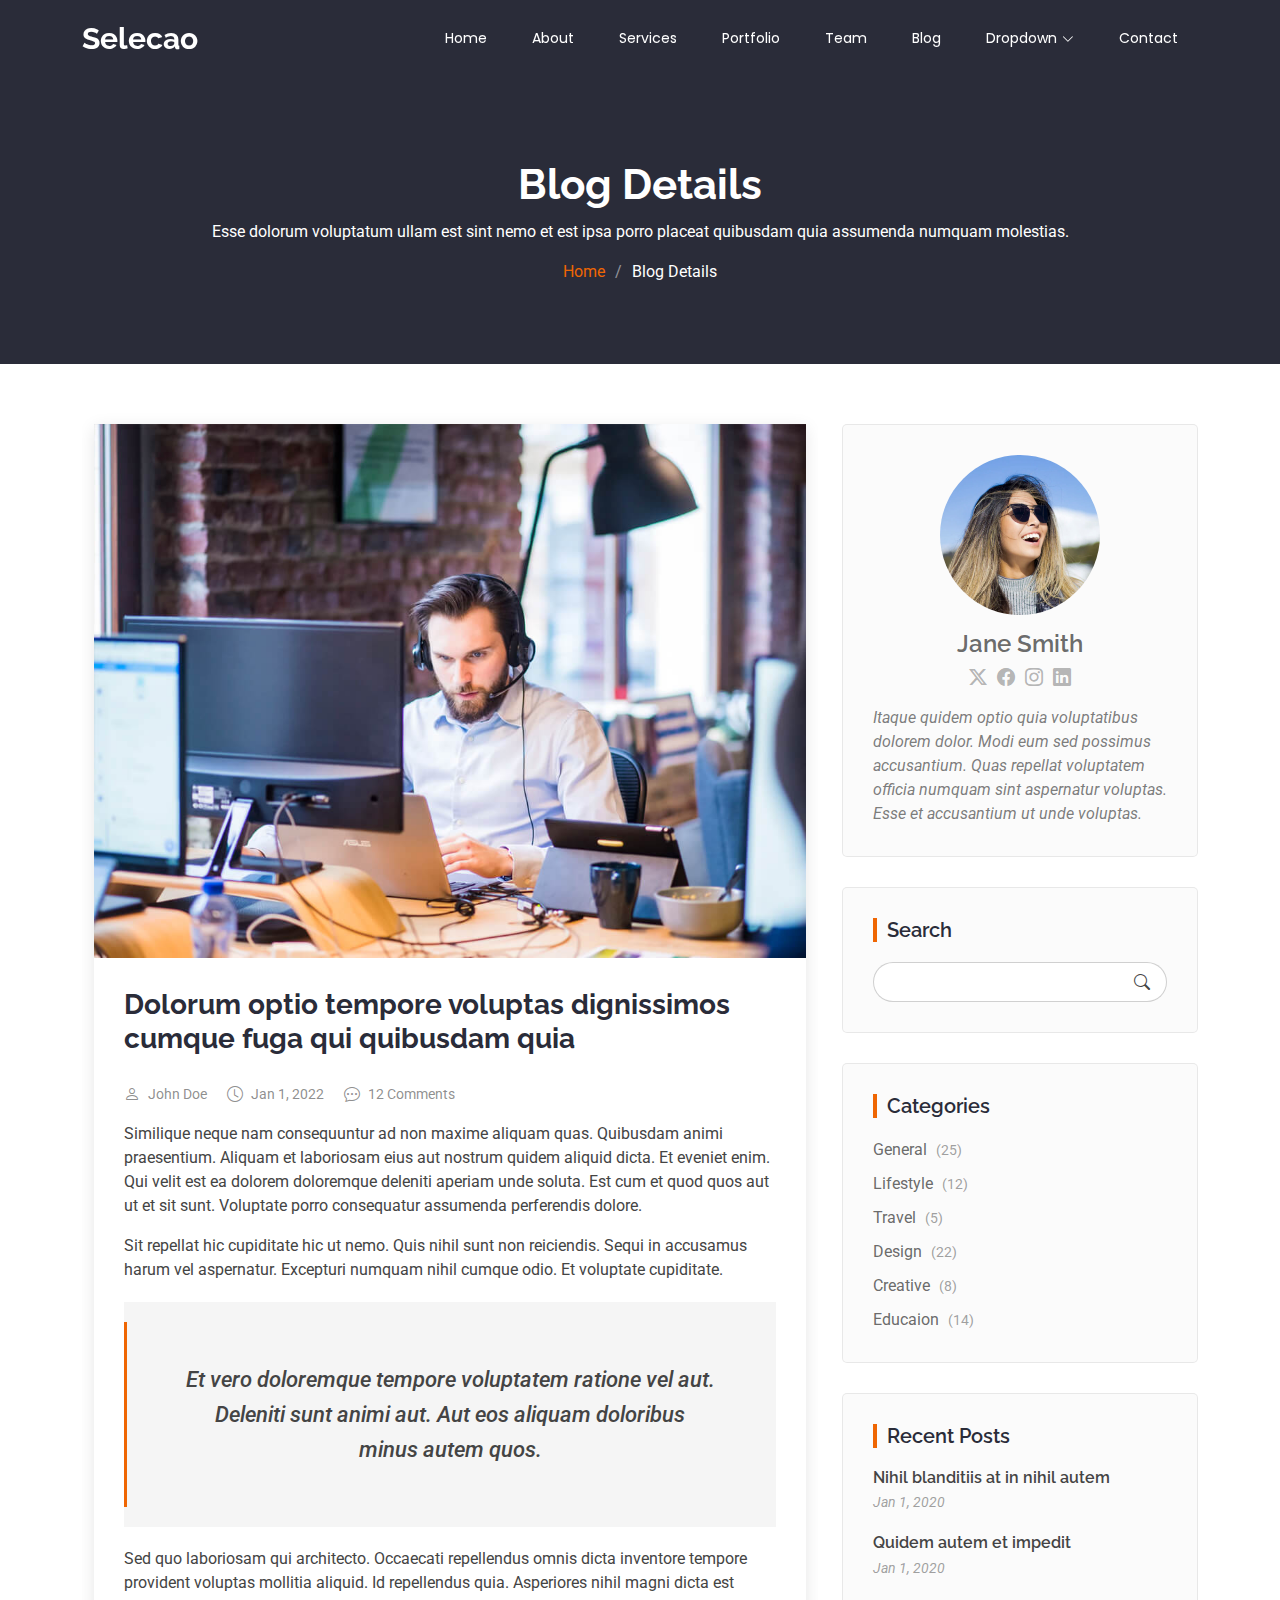
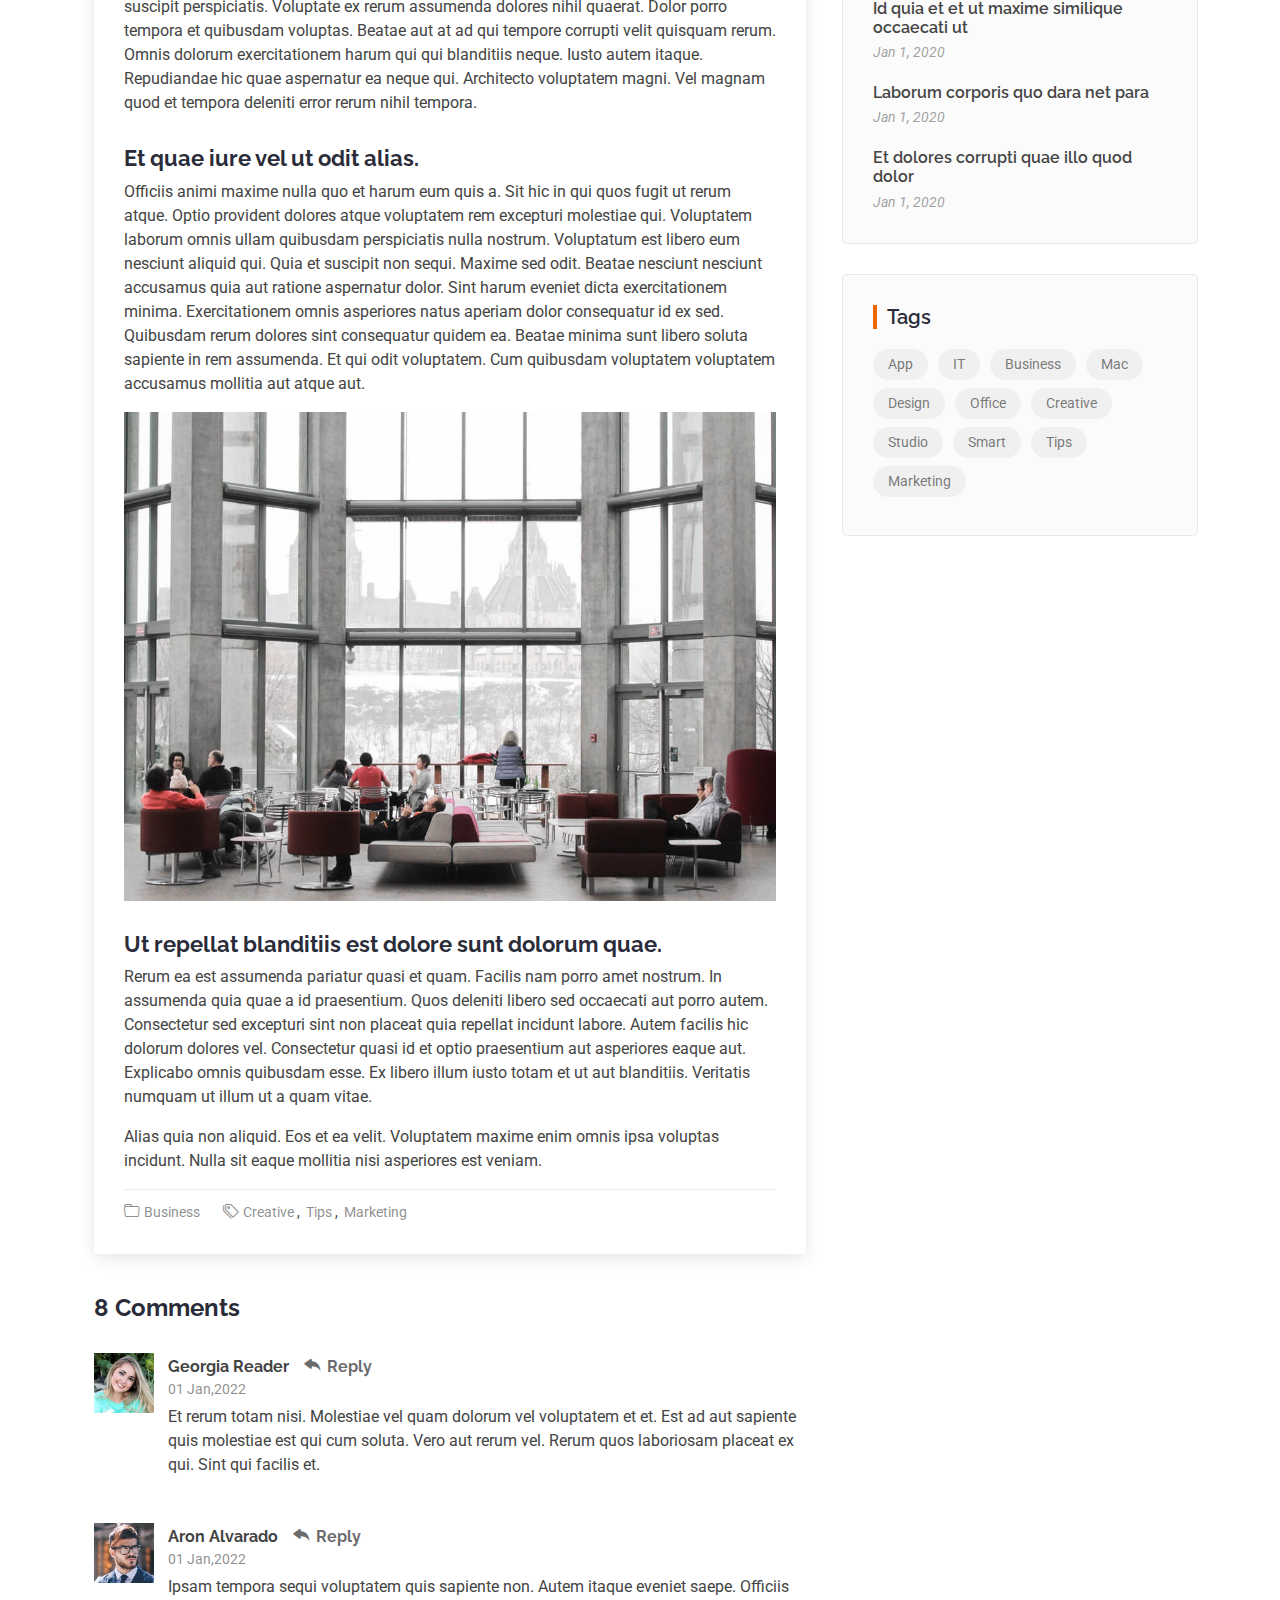
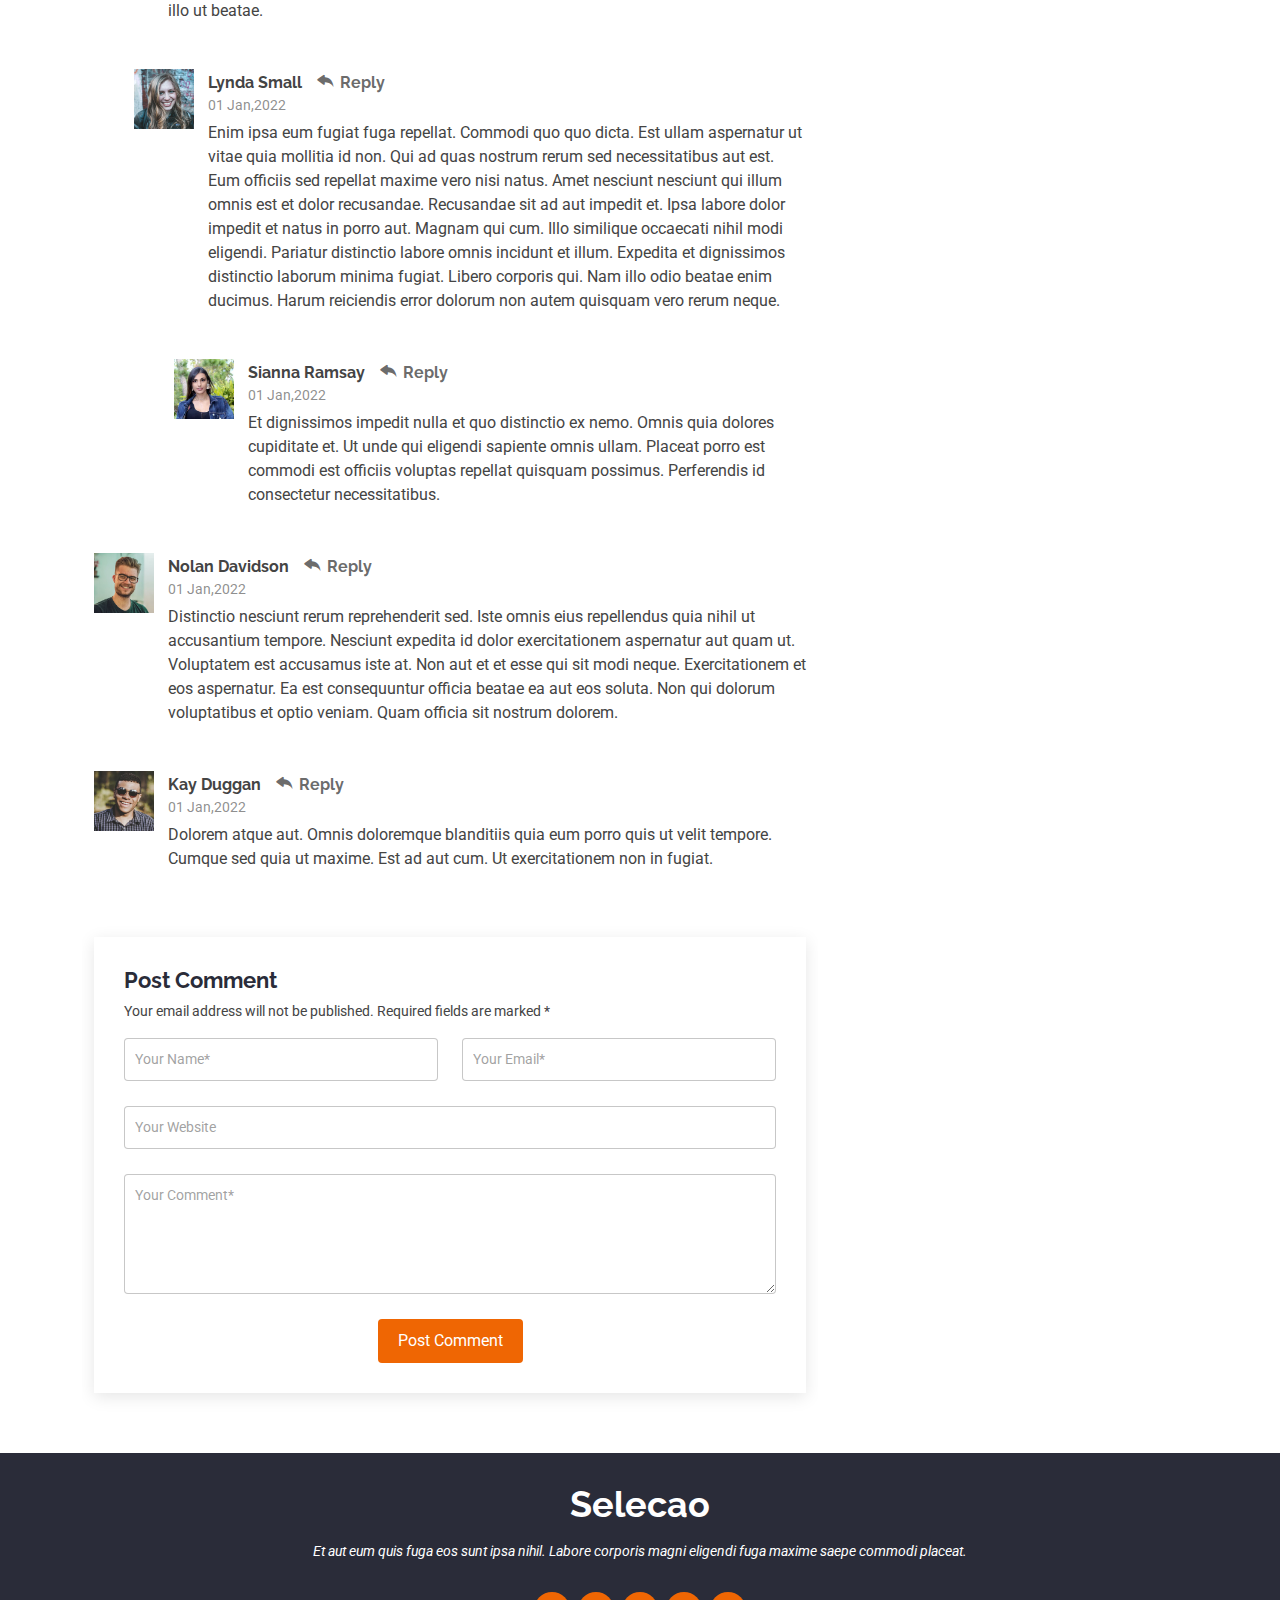
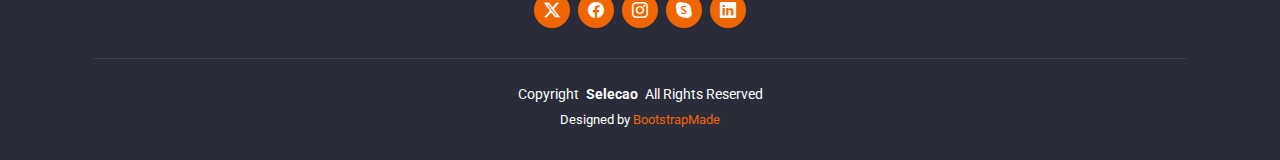
<file: blog-details.html>
<!DOCTYPE html>
<html lang="en">

<head>
  <meta charset="utf-8">
  <meta content="width=device-width, initial-scale=1.0" name="viewport">
  <title>Blog Details - Selecao Bootstrap Template</title>
  <meta name="description" content="">
  <meta name="keywords" content="">

  <!-- Favicons -->
  <link href="assets/img/favicon.png" rel="icon">
  <link href="assets/img/apple-touch-icon.png" rel="apple-touch-icon">

  <!-- Fonts -->
  <link href="https://fonts.googleapis.com" rel="preconnect">
  <link href="https://fonts.gstatic.com" rel="preconnect" crossorigin>
  <link href="https://fonts.googleapis.com/css2?family=Roboto:ital,wght@0,100;0,300;0,400;0,500;0,700;0,900;1,100;1,300;1,400;1,500;1,700;1,900&family=Poppins:ital,wght@0,100;0,200;0,300;0,400;0,500;0,600;0,700;0,800;0,900;1,100;1,200;1,300;1,400;1,500;1,600;1,700;1,800;1,900&family=Raleway:ital,wght@0,100;0,200;0,300;0,400;0,500;0,600;0,700;0,800;0,900;1,100;1,200;1,300;1,400;1,500;1,600;1,700;1,800;1,900&display=swap" rel="stylesheet">

  <!-- Vendor CSS Files -->
  <link href="assets/vendor/bootstrap/css/bootstrap.min.css" rel="stylesheet">
  <link href="assets/vendor/bootstrap-icons/bootstrap-icons.css" rel="stylesheet">
  <link href="assets/vendor/aos/aos.css" rel="stylesheet">
  <link href="assets/vendor/animate.css/animate.min.css" rel="stylesheet">
  <link href="assets/vendor/glightbox/css/glightbox.min.css" rel="stylesheet">
  <link href="assets/vendor/swiper/swiper-bundle.min.css" rel="stylesheet">

  <!-- Main CSS File -->
  <link href="assets/css/main.css" rel="stylesheet">

  <!-- =======================================================
  * Template Name: Selecao
  * Template URL: https://bootstrapmade.com/selecao-bootstrap-template/
  * Updated: Aug 07 2024 with Bootstrap v5.3.3
  * Author: BootstrapMade.com
  * License: https://bootstrapmade.com/license/
  ======================================================== -->
</head>

<body class="blog-details-page">

  <header id="header" class="header d-flex align-items-center fixed-top">
    <div class="container-fluid container-xl position-relative d-flex align-items-center justify-content-between">

      <a href="index.html" class="logo d-flex align-items-center">
        <!-- Uncomment the line below if you also wish to use an image logo -->
        <!-- <img src="assets/img/logo.png" alt=""> -->
        <h1 class="sitename">Selecao</h1>
      </a>

      <nav id="navmenu" class="navmenu">
        <ul>
          <li><a href="#hero">Home</a></li>
          <li><a href="#about">About</a></li>
          <li><a href="#services">Services</a></li>
          <li><a href="#portfolio">Portfolio</a></li>
          <li><a href="#team">Team</a></li>
          <li><a href="blog.html">Blog</a></li>
          <li class="dropdown"><a href="#"><span>Dropdown</span> <i class="bi bi-chevron-down toggle-dropdown"></i></a>
            <ul>
              <li><a href="#">Dropdown 1</a></li>
              <li class="dropdown"><a href="#"><span>Deep Dropdown</span> <i class="bi bi-chevron-down toggle-dropdown"></i></a>
                <ul>
                  <li><a href="#">Deep Dropdown 1</a></li>
                  <li><a href="#">Deep Dropdown 2</a></li>
                  <li><a href="#">Deep Dropdown 3</a></li>
                  <li><a href="#">Deep Dropdown 4</a></li>
                  <li><a href="#">Deep Dropdown 5</a></li>
                </ul>
              </li>
              <li><a href="#">Dropdown 2</a></li>
              <li><a href="#">Dropdown 3</a></li>
              <li><a href="#">Dropdown 4</a></li>
            </ul>
          </li>
          <li><a href="#contact">Contact</a></li>
        </ul>
        <i class="mobile-nav-toggle d-xl-none bi bi-list"></i>
      </nav>

    </div>
  </header>

  <main class="main">

    <!-- Page Title -->
    <div class="page-title dark-background">
      <div class="container position-relative">
        <h1>Blog Details</h1>
        <p>Esse dolorum voluptatum ullam est sint nemo et est ipsa porro placeat quibusdam quia assumenda numquam molestias.</p>
        <nav class="breadcrumbs">
          <ol>
            <li><a href="index.html">Home</a></li>
            <li class="current">Blog Details</li>
          </ol>
        </nav>
      </div>
    </div><!-- End Page Title -->

    <div class="container">
      <div class="row">

        <div class="col-lg-8">

          <!-- Blog Details Section -->
          <section id="blog-details" class="blog-details section">
            <div class="container">

              <article class="article">

                <div class="post-img">
                  <img src="assets/img/blog/blog-1.jpg" alt="" class="img-fluid">
                </div>

                <h2 class="title">Dolorum optio tempore voluptas dignissimos cumque fuga qui quibusdam quia</h2>

                <div class="meta-top">
                  <ul>
                    <li class="d-flex align-items-center"><i class="bi bi-person"></i> <a href="blog-details.html">John Doe</a></li>
                    <li class="d-flex align-items-center"><i class="bi bi-clock"></i> <a href="blog-details.html"><time datetime="2020-01-01">Jan 1, 2022</time></a></li>
                    <li class="d-flex align-items-center"><i class="bi bi-chat-dots"></i> <a href="blog-details.html">12 Comments</a></li>
                  </ul>
                </div><!-- End meta top -->

                <div class="content">
                  <p>
                    Similique neque nam consequuntur ad non maxime aliquam quas. Quibusdam animi praesentium. Aliquam et laboriosam eius aut nostrum quidem aliquid dicta.
                    Et eveniet enim. Qui velit est ea dolorem doloremque deleniti aperiam unde soluta. Est cum et quod quos aut ut et sit sunt. Voluptate porro consequatur assumenda perferendis dolore.
                  </p>

                  <p>
                    Sit repellat hic cupiditate hic ut nemo. Quis nihil sunt non reiciendis. Sequi in accusamus harum vel aspernatur. Excepturi numquam nihil cumque odio. Et voluptate cupiditate.
                  </p>

                  <blockquote>
                    <p>
                      Et vero doloremque tempore voluptatem ratione vel aut. Deleniti sunt animi aut. Aut eos aliquam doloribus minus autem quos.
                    </p>
                  </blockquote>

                  <p>
                    Sed quo laboriosam qui architecto. Occaecati repellendus omnis dicta inventore tempore provident voluptas mollitia aliquid. Id repellendus quia. Asperiores nihil magni dicta est suscipit perspiciatis. Voluptate ex rerum assumenda dolores nihil quaerat.
                    Dolor porro tempora et quibusdam voluptas. Beatae aut at ad qui tempore corrupti velit quisquam rerum. Omnis dolorum exercitationem harum qui qui blanditiis neque.
                    Iusto autem itaque. Repudiandae hic quae aspernatur ea neque qui. Architecto voluptatem magni. Vel magnam quod et tempora deleniti error rerum nihil tempora.
                  </p>

                  <h3>Et quae iure vel ut odit alias.</h3>
                  <p>
                    Officiis animi maxime nulla quo et harum eum quis a. Sit hic in qui quos fugit ut rerum atque. Optio provident dolores atque voluptatem rem excepturi molestiae qui. Voluptatem laborum omnis ullam quibusdam perspiciatis nulla nostrum. Voluptatum est libero eum nesciunt aliquid qui.
                    Quia et suscipit non sequi. Maxime sed odit. Beatae nesciunt nesciunt accusamus quia aut ratione aspernatur dolor. Sint harum eveniet dicta exercitationem minima. Exercitationem omnis asperiores natus aperiam dolor consequatur id ex sed. Quibusdam rerum dolores sint consequatur quidem ea.
                    Beatae minima sunt libero soluta sapiente in rem assumenda. Et qui odit voluptatem. Cum quibusdam voluptatem voluptatem accusamus mollitia aut atque aut.
                  </p>
                  <img src="assets/img/blog/blog-inside-post.jpg" class="img-fluid" alt="">

                  <h3>Ut repellat blanditiis est dolore sunt dolorum quae.</h3>
                  <p>
                    Rerum ea est assumenda pariatur quasi et quam. Facilis nam porro amet nostrum. In assumenda quia quae a id praesentium. Quos deleniti libero sed occaecati aut porro autem. Consectetur sed excepturi sint non placeat quia repellat incidunt labore. Autem facilis hic dolorum dolores vel.
                    Consectetur quasi id et optio praesentium aut asperiores eaque aut. Explicabo omnis quibusdam esse. Ex libero illum iusto totam et ut aut blanditiis. Veritatis numquam ut illum ut a quam vitae.
                  </p>
                  <p>
                    Alias quia non aliquid. Eos et ea velit. Voluptatem maxime enim omnis ipsa voluptas incidunt. Nulla sit eaque mollitia nisi asperiores est veniam.
                  </p>

                </div><!-- End post content -->

                <div class="meta-bottom">
                  <i class="bi bi-folder"></i>
                  <ul class="cats">
                    <li><a href="#">Business</a></li>
                  </ul>

                  <i class="bi bi-tags"></i>
                  <ul class="tags">
                    <li><a href="#">Creative</a></li>
                    <li><a href="#">Tips</a></li>
                    <li><a href="#">Marketing</a></li>
                  </ul>
                </div><!-- End meta bottom -->

              </article>

            </div>
          </section><!-- /Blog Details Section -->

          <!-- Blog Comments Section -->
          <section id="blog-comments" class="blog-comments section">

            <div class="container">

              <h4 class="comments-count">8 Comments</h4>

              <div id="comment-1" class="comment">
                <div class="d-flex">
                  <div class="comment-img"><img src="assets/img/blog/comments-1.jpg" alt=""></div>
                  <div>
                    <h5><a href="">Georgia Reader</a> <a href="#" class="reply"><i class="bi bi-reply-fill"></i> Reply</a></h5>
                    <time datetime="2020-01-01">01 Jan,2022</time>
                    <p>
                      Et rerum totam nisi. Molestiae vel quam dolorum vel voluptatem et et. Est ad aut sapiente quis molestiae est qui cum soluta.
                      Vero aut rerum vel. Rerum quos laboriosam placeat ex qui. Sint qui facilis et.
                    </p>
                  </div>
                </div>
              </div><!-- End comment #1 -->

              <div id="comment-2" class="comment">
                <div class="d-flex">
                  <div class="comment-img"><img src="assets/img/blog/comments-2.jpg" alt=""></div>
                  <div>
                    <h5><a href="">Aron Alvarado</a> <a href="#" class="reply"><i class="bi bi-reply-fill"></i> Reply</a></h5>
                    <time datetime="2020-01-01">01 Jan,2022</time>
                    <p>
                      Ipsam tempora sequi voluptatem quis sapiente non. Autem itaque eveniet saepe. Officiis illo ut beatae.
                    </p>
                  </div>
                </div>

                <div id="comment-reply-1" class="comment comment-reply">
                  <div class="d-flex">
                    <div class="comment-img"><img src="assets/img/blog/comments-3.jpg" alt=""></div>
                    <div>
                      <h5><a href="">Lynda Small</a> <a href="#" class="reply"><i class="bi bi-reply-fill"></i> Reply</a></h5>
                      <time datetime="2020-01-01">01 Jan,2022</time>
                      <p>
                        Enim ipsa eum fugiat fuga repellat. Commodi quo quo dicta. Est ullam aspernatur ut vitae quia mollitia id non. Qui ad quas nostrum rerum sed necessitatibus aut est. Eum officiis sed repellat maxime vero nisi natus. Amet nesciunt nesciunt qui illum omnis est et dolor recusandae.

                        Recusandae sit ad aut impedit et. Ipsa labore dolor impedit et natus in porro aut. Magnam qui cum. Illo similique occaecati nihil modi eligendi. Pariatur distinctio labore omnis incidunt et illum. Expedita et dignissimos distinctio laborum minima fugiat.

                        Libero corporis qui. Nam illo odio beatae enim ducimus. Harum reiciendis error dolorum non autem quisquam vero rerum neque.
                      </p>
                    </div>
                  </div>

                  <div id="comment-reply-2" class="comment comment-reply">
                    <div class="d-flex">
                      <div class="comment-img"><img src="assets/img/blog/comments-4.jpg" alt=""></div>
                      <div>
                        <h5><a href="">Sianna Ramsay</a> <a href="#" class="reply"><i class="bi bi-reply-fill"></i> Reply</a></h5>
                        <time datetime="2020-01-01">01 Jan,2022</time>
                        <p>
                          Et dignissimos impedit nulla et quo distinctio ex nemo. Omnis quia dolores cupiditate et. Ut unde qui eligendi sapiente omnis ullam. Placeat porro est commodi est officiis voluptas repellat quisquam possimus. Perferendis id consectetur necessitatibus.
                        </p>
                      </div>
                    </div>

                  </div><!-- End comment reply #2-->

                </div><!-- End comment reply #1-->

              </div><!-- End comment #2-->

              <div id="comment-3" class="comment">
                <div class="d-flex">
                  <div class="comment-img"><img src="assets/img/blog/comments-5.jpg" alt=""></div>
                  <div>
                    <h5><a href="">Nolan Davidson</a> <a href="#" class="reply"><i class="bi bi-reply-fill"></i> Reply</a></h5>
                    <time datetime="2020-01-01">01 Jan,2022</time>
                    <p>
                      Distinctio nesciunt rerum reprehenderit sed. Iste omnis eius repellendus quia nihil ut accusantium tempore. Nesciunt expedita id dolor exercitationem aspernatur aut quam ut. Voluptatem est accusamus iste at.
                      Non aut et et esse qui sit modi neque. Exercitationem et eos aspernatur. Ea est consequuntur officia beatae ea aut eos soluta. Non qui dolorum voluptatibus et optio veniam. Quam officia sit nostrum dolorem.
                    </p>
                  </div>
                </div>

              </div><!-- End comment #3 -->

              <div id="comment-4" class="comment">
                <div class="d-flex">
                  <div class="comment-img"><img src="assets/img/blog/comments-6.jpg" alt=""></div>
                  <div>
                    <h5><a href="">Kay Duggan</a> <a href="#" class="reply"><i class="bi bi-reply-fill"></i> Reply</a></h5>
                    <time datetime="2020-01-01">01 Jan,2022</time>
                    <p>
                      Dolorem atque aut. Omnis doloremque blanditiis quia eum porro quis ut velit tempore. Cumque sed quia ut maxime. Est ad aut cum. Ut exercitationem non in fugiat.
                    </p>
                  </div>
                </div>

              </div><!-- End comment #4 -->

            </div>

          </section><!-- /Blog Comments Section -->

          <!-- Comment Form Section -->
          <section id="comment-form" class="comment-form section">
            <div class="container">

              <form action="">

                <h4>Post Comment</h4>
                <p>Your email address will not be published. Required fields are marked * </p>
                <div class="row">
                  <div class="col-md-6 form-group">
                    <input name="name" type="text" class="form-control" placeholder="Your Name*">
                  </div>
                  <div class="col-md-6 form-group">
                    <input name="email" type="text" class="form-control" placeholder="Your Email*">
                  </div>
                </div>
                <div class="row">
                  <div class="col form-group">
                    <input name="website" type="text" class="form-control" placeholder="Your Website">
                  </div>
                </div>
                <div class="row">
                  <div class="col form-group">
                    <textarea name="comment" class="form-control" placeholder="Your Comment*"></textarea>
                  </div>
                </div>

                <div class="text-center">
                  <button type="submit" class="btn btn-primary">Post Comment</button>
                </div>

              </form>

            </div>
          </section><!-- /Comment Form Section -->

        </div>

        <div class="col-lg-4 sidebar">

          <div class="widgets-container">

            <!-- Blog Author Widget -->
            <div class="blog-author-widget widget-item">

              <div class="d-flex flex-column align-items-center">
                <img src="assets/img/blog/blog-author.jpg" class="rounded-circle flex-shrink-0" alt="">
                <h4>Jane Smith</h4>
                <div class="social-links">
                  <a href="https://x.com/#"><i class="bi bi-twitter-x"></i></a>
                  <a href="https://facebook.com/#"><i class="bi bi-facebook"></i></a>
                  <a href="https://instagram.com/#"><i class="biu bi-instagram"></i></a>
                  <a href="https://instagram.com/#"><i class="biu bi-linkedin"></i></a>
                </div>

                <p>
                  Itaque quidem optio quia voluptatibus dolorem dolor. Modi eum sed possimus accusantium. Quas repellat voluptatem officia numquam sint aspernatur voluptas. Esse et accusantium ut unde voluptas.
                </p>

              </div>
            </div><!--/Blog Author Widget -->

            <!-- Search Widget -->
            <div class="search-widget widget-item">

              <h3 class="widget-title">Search</h3>
              <form action="">
                <input type="text">
                <button type="submit" title="Search"><i class="bi bi-search"></i></button>
              </form>

            </div><!--/Search Widget -->

            <!-- Categories Widget -->
            <div class="categories-widget widget-item">

              <h3 class="widget-title">Categories</h3>
              <ul class="mt-3">
                <li><a href="#">General <span>(25)</span></a></li>
                <li><a href="#">Lifestyle <span>(12)</span></a></li>
                <li><a href="#">Travel <span>(5)</span></a></li>
                <li><a href="#">Design <span>(22)</span></a></li>
                <li><a href="#">Creative <span>(8)</span></a></li>
                <li><a href="#">Educaion <span>(14)</span></a></li>
              </ul>

            </div><!--/Categories Widget -->

            <!-- Recent Posts Widget -->
            <div class="recent-posts-widget widget-item">

              <h3 class="widget-title">Recent Posts</h3>

              <div class="post-item">
                <h4><a href="blog-details.html">Nihil blanditiis at in nihil autem</a></h4>
                <time datetime="2020-01-01">Jan 1, 2020</time>
              </div><!-- End recent post item-->

              <div class="post-item">
                <h4><a href="blog-details.html">Quidem autem et impedit</a></h4>
                <time datetime="2020-01-01">Jan 1, 2020</time>
              </div><!-- End recent post item-->

              <div class="post-item">
                <h4><a href="blog-details.html">Id quia et et ut maxime similique occaecati ut</a></h4>
                <time datetime="2020-01-01">Jan 1, 2020</time>
              </div><!-- End recent post item-->

              <div class="post-item">
                <h4><a href="blog-details.html">Laborum corporis quo dara net para</a></h4>
                <time datetime="2020-01-01">Jan 1, 2020</time>
              </div><!-- End recent post item-->

              <div class="post-item">
                <h4><a href="blog-details.html">Et dolores corrupti quae illo quod dolor</a></h4>
                <time datetime="2020-01-01">Jan 1, 2020</time>
              </div><!-- End recent post item-->

            </div><!--/Recent Posts Widget -->

            <!-- Tags Widget -->
            <div class="tags-widget widget-item">

              <h3 class="widget-title">Tags</h3>
              <ul>
                <li><a href="#">App</a></li>
                <li><a href="#">IT</a></li>
                <li><a href="#">Business</a></li>
                <li><a href="#">Mac</a></li>
                <li><a href="#">Design</a></li>
                <li><a href="#">Office</a></li>
                <li><a href="#">Creative</a></li>
                <li><a href="#">Studio</a></li>
                <li><a href="#">Smart</a></li>
                <li><a href="#">Tips</a></li>
                <li><a href="#">Marketing</a></li>
              </ul>

            </div><!--/Tags Widget -->

          </div>

        </div>

      </div>
    </div>

  </main>

  <footer id="footer" class="footer dark-background">
    <div class="container">
      <h3 class="sitename">Selecao</h3>
      <p>Et aut eum quis fuga eos sunt ipsa nihil. Labore corporis magni eligendi fuga maxime saepe commodi placeat.</p>
      <div class="social-links d-flex justify-content-center">
        <a href=""><i class="bi bi-twitter-x"></i></a>
        <a href=""><i class="bi bi-facebook"></i></a>
        <a href=""><i class="bi bi-instagram"></i></a>
        <a href=""><i class="bi bi-skype"></i></a>
        <a href=""><i class="bi bi-linkedin"></i></a>
      </div>
      <div class="container">
        <div class="copyright">
          <span>Copyright</span> <strong class="px-1 sitename">Selecao</strong> <span>All Rights Reserved</span>
        </div>
        <div class="credits">
          <!-- All the links in the footer should remain intact. -->
          <!-- You can delete the links only if you've purchased the pro version. -->
          <!-- Licensing information: https://bootstrapmade.com/license/ -->
          <!-- Purchase the pro version with working PHP/AJAX contact form: [buy-url] -->
          Designed by <a href="https://bootstrapmade.com/">BootstrapMade</a>
        </div>
      </div>
    </div>
  </footer>

  <!-- Scroll Top -->
  <a href="#" id="scroll-top" class="scroll-top d-flex align-items-center justify-content-center"><i class="bi bi-arrow-up-short"></i></a>

  <!-- Preloader -->
  <div id="preloader"></div>

  <!-- Vendor JS Files -->
  <script src="assets/vendor/bootstrap/js/bootstrap.bundle.min.js"></script>
  <script src="assets/vendor/php-email-form/validate.js"></script>
  <script src="assets/vendor/aos/aos.js"></script>
  <script src="assets/vendor/glightbox/js/glightbox.min.js"></script>
  <script src="assets/vendor/imagesloaded/imagesloaded.pkgd.min.js"></script>
  <script src="assets/vendor/isotope-layout/isotope.pkgd.min.js"></script>
  <script src="assets/vendor/swiper/swiper-bundle.min.js"></script>

  <!-- Main JS File -->
  <script src="assets/js/main.js"></script>

</body>

</html>
</file>
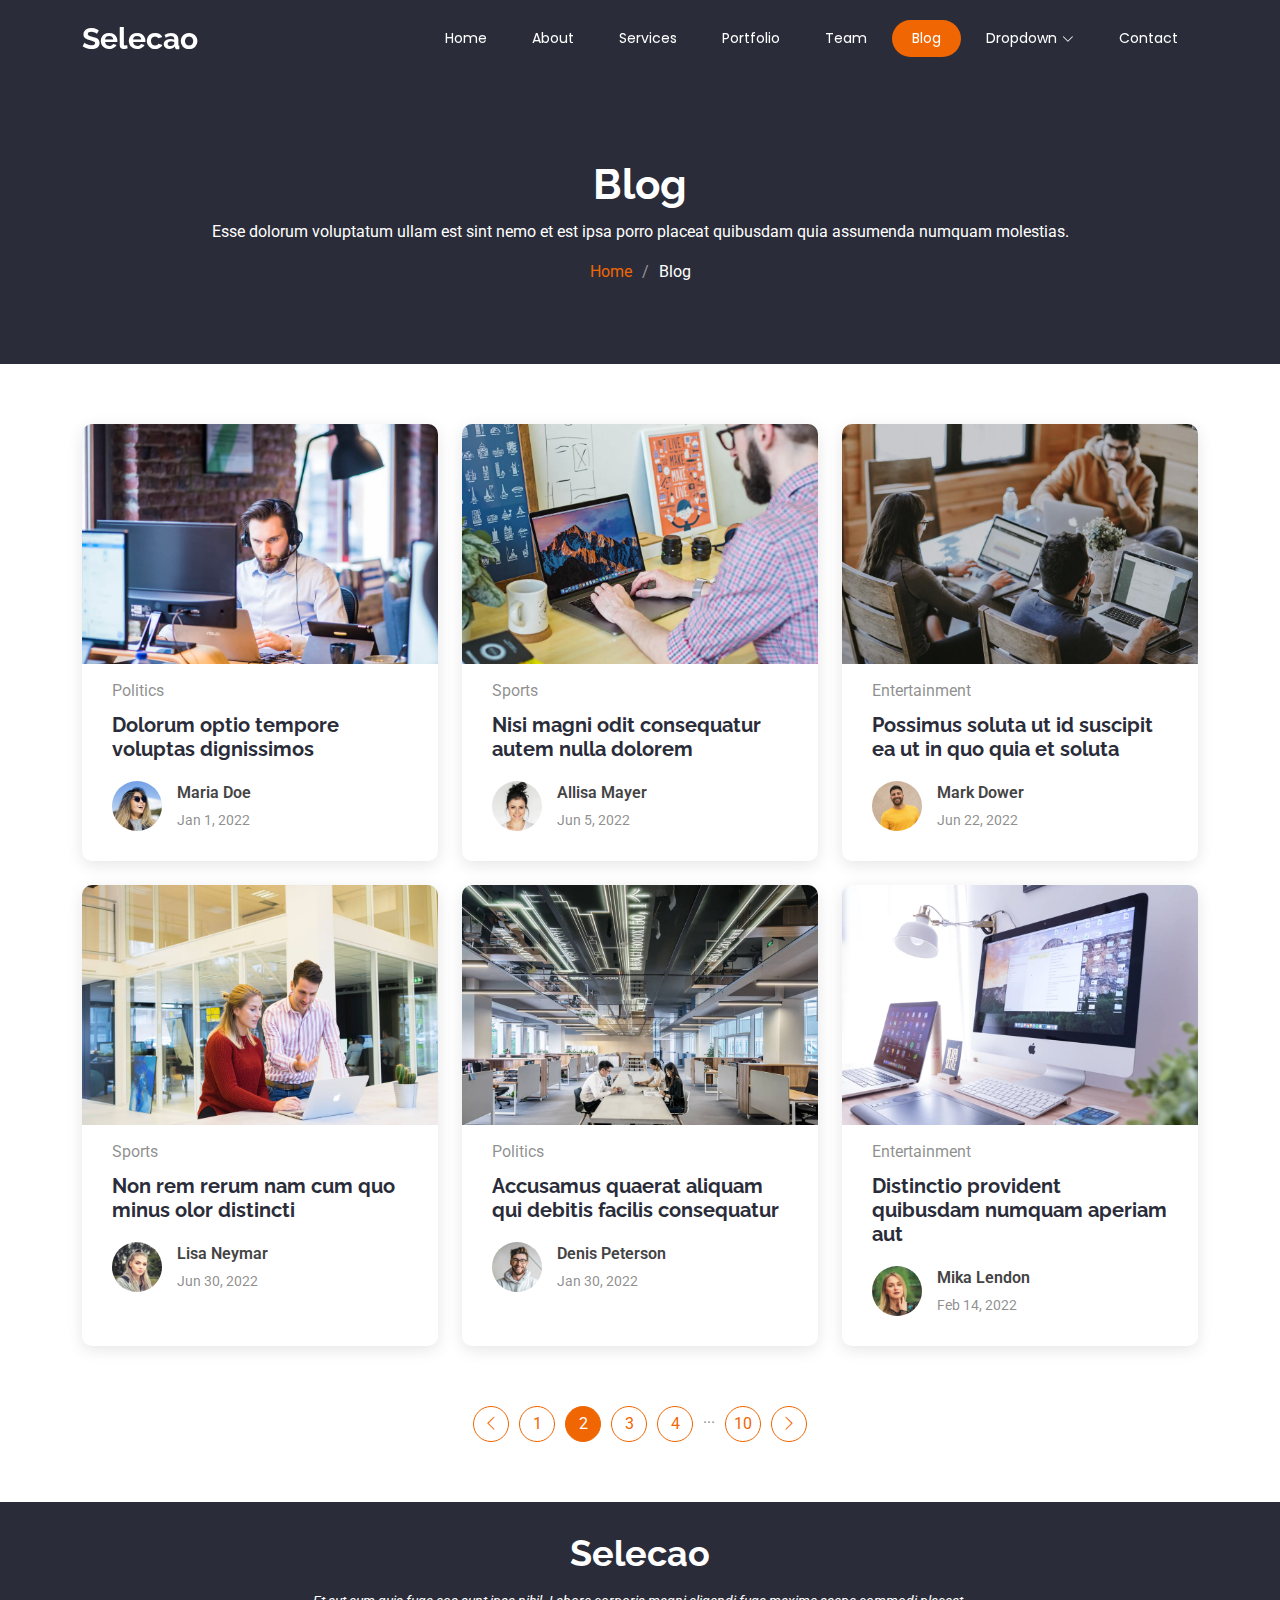
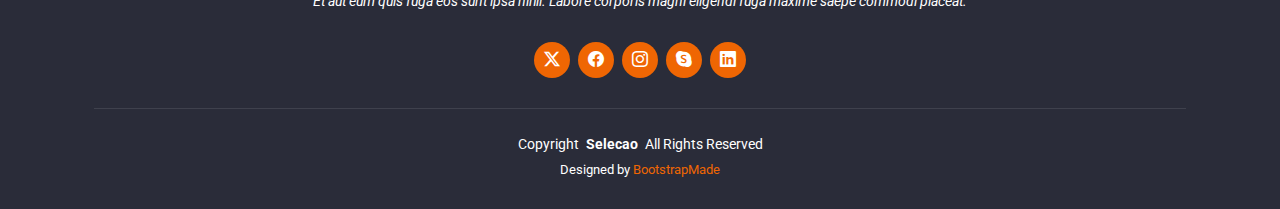
<file: blog.html>
<!DOCTYPE html>
<html lang="en">

<head>
  <meta charset="utf-8">
  <meta content="width=device-width, initial-scale=1.0" name="viewport">
  <title>Blog - Selecao Bootstrap Template</title>
  <meta name="description" content="">
  <meta name="keywords" content="">

  <!-- Favicons -->
  <link href="assets/img/favicon.png" rel="icon">
  <link href="assets/img/apple-touch-icon.png" rel="apple-touch-icon">

  <!-- Fonts -->
  <link href="https://fonts.googleapis.com" rel="preconnect">
  <link href="https://fonts.gstatic.com" rel="preconnect" crossorigin>
  <link href="https://fonts.googleapis.com/css2?family=Roboto:ital,wght@0,100;0,300;0,400;0,500;0,700;0,900;1,100;1,300;1,400;1,500;1,700;1,900&family=Poppins:ital,wght@0,100;0,200;0,300;0,400;0,500;0,600;0,700;0,800;0,900;1,100;1,200;1,300;1,400;1,500;1,600;1,700;1,800;1,900&family=Raleway:ital,wght@0,100;0,200;0,300;0,400;0,500;0,600;0,700;0,800;0,900;1,100;1,200;1,300;1,400;1,500;1,600;1,700;1,800;1,900&display=swap" rel="stylesheet">

  <!-- Vendor CSS Files -->
  <link href="assets/vendor/bootstrap/css/bootstrap.min.css" rel="stylesheet">
  <link href="assets/vendor/bootstrap-icons/bootstrap-icons.css" rel="stylesheet">
  <link href="assets/vendor/aos/aos.css" rel="stylesheet">
  <link href="assets/vendor/animate.css/animate.min.css" rel="stylesheet">
  <link href="assets/vendor/glightbox/css/glightbox.min.css" rel="stylesheet">
  <link href="assets/vendor/swiper/swiper-bundle.min.css" rel="stylesheet">

  <!-- Main CSS File -->
  <link href="assets/css/main.css" rel="stylesheet">

  <!-- =======================================================
  * Template Name: Selecao
  * Template URL: https://bootstrapmade.com/selecao-bootstrap-template/
  * Updated: Aug 07 2024 with Bootstrap v5.3.3
  * Author: BootstrapMade.com
  * License: https://bootstrapmade.com/license/
  ======================================================== -->
</head>

<body class="blog-page">

  <header id="header" class="header d-flex align-items-center fixed-top">
    <div class="container-fluid container-xl position-relative d-flex align-items-center justify-content-between">

      <a href="index.html" class="logo d-flex align-items-center">
        <!-- Uncomment the line below if you also wish to use an image logo -->
        <!-- <img src="assets/img/logo.png" alt=""> -->
        <h1 class="sitename">Selecao</h1>
      </a>

      <nav id="navmenu" class="navmenu">
        <ul>
          <li><a href="#hero">Home</a></li>
          <li><a href="#about">About</a></li>
          <li><a href="#services">Services</a></li>
          <li><a href="#portfolio">Portfolio</a></li>
          <li><a href="#team">Team</a></li>
          <li><a href="blog.html" class="active">Blog</a></li>
          <li class="dropdown"><a href="#"><span>Dropdown</span> <i class="bi bi-chevron-down toggle-dropdown"></i></a>
            <ul>
              <li><a href="#">Dropdown 1</a></li>
              <li class="dropdown"><a href="#"><span>Deep Dropdown</span> <i class="bi bi-chevron-down toggle-dropdown"></i></a>
                <ul>
                  <li><a href="#">Deep Dropdown 1</a></li>
                  <li><a href="#">Deep Dropdown 2</a></li>
                  <li><a href="#">Deep Dropdown 3</a></li>
                  <li><a href="#">Deep Dropdown 4</a></li>
                  <li><a href="#">Deep Dropdown 5</a></li>
                </ul>
              </li>
              <li><a href="#">Dropdown 2</a></li>
              <li><a href="#">Dropdown 3</a></li>
              <li><a href="#">Dropdown 4</a></li>
            </ul>
          </li>
          <li><a href="#contact">Contact</a></li>
        </ul>
        <i class="mobile-nav-toggle d-xl-none bi bi-list"></i>
      </nav>

    </div>
  </header>

  <main class="main">

    <!-- Page Title -->
    <div class="page-title dark-background">
      <div class="container position-relative">
        <h1>Blog</h1>
        <p>Esse dolorum voluptatum ullam est sint nemo et est ipsa porro placeat quibusdam quia assumenda numquam molestias.</p>
        <nav class="breadcrumbs">
          <ol>
            <li><a href="index.html">Home</a></li>
            <li class="current">Blog</li>
          </ol>
        </nav>
      </div>
    </div><!-- End Page Title -->

    <!-- Blog Posts Section -->
    <section id="blog-posts" class="blog-posts section">

      <div class="container">
        <div class="row gy-4">

          <div class="col-lg-4">
            <article>

              <div class="post-img">
                <img src="assets/img/blog/blog-1.jpg" alt="" class="img-fluid">
              </div>

              <p class="post-category">Politics</p>

              <h2 class="title">
                <a href="blog-details.html">Dolorum optio tempore voluptas dignissimos</a>
              </h2>

              <div class="d-flex align-items-center">
                <img src="assets/img/blog/blog-author.jpg" alt="" class="img-fluid post-author-img flex-shrink-0">
                <div class="post-meta">
                  <p class="post-author">Maria Doe</p>
                  <p class="post-date">
                    <time datetime="2022-01-01">Jan 1, 2022</time>
                  </p>
                </div>
              </div>

            </article>
          </div><!-- End post list item -->

          <div class="col-lg-4">
            <article>

              <div class="post-img">
                <img src="assets/img/blog/blog-2.jpg" alt="" class="img-fluid">
              </div>

              <p class="post-category">Sports</p>

              <h2 class="title">
                <a href="blog-details.html">Nisi magni odit consequatur autem nulla dolorem</a>
              </h2>

              <div class="d-flex align-items-center">
                <img src="assets/img/blog/blog-author-2.jpg" alt="" class="img-fluid post-author-img flex-shrink-0">
                <div class="post-meta">
                  <p class="post-author">Allisa Mayer</p>
                  <p class="post-date">
                    <time datetime="2022-01-01">Jun 5, 2022</time>
                  </p>
                </div>
              </div>

            </article>
          </div><!-- End post list item -->

          <div class="col-lg-4">
            <article>

              <div class="post-img">
                <img src="assets/img/blog/blog-3.jpg" alt="" class="img-fluid">
              </div>

              <p class="post-category">Entertainment</p>

              <h2 class="title">
                <a href="blog-details.html">Possimus soluta ut id suscipit ea ut in quo quia et soluta</a>
              </h2>

              <div class="d-flex align-items-center">
                <img src="assets/img/blog/blog-author-3.jpg" alt="" class="img-fluid post-author-img flex-shrink-0">
                <div class="post-meta">
                  <p class="post-author">Mark Dower</p>
                  <p class="post-date">
                    <time datetime="2022-01-01">Jun 22, 2022</time>
                  </p>
                </div>
              </div>

            </article>
          </div><!-- End post list item -->

          <div class="col-lg-4">
            <article>

              <div class="post-img">
                <img src="assets/img/blog/blog-4.jpg" alt="" class="img-fluid">
              </div>

              <p class="post-category">Sports</p>

              <h2 class="title">
                <a href="blog-details.html">Non rem rerum nam cum quo minus olor distincti</a>
              </h2>

              <div class="d-flex align-items-center">
                <img src="assets/img/blog/blog-author-4.jpg" alt="" class="img-fluid post-author-img flex-shrink-0">
                <div class="post-meta">
                  <p class="post-author">Lisa Neymar</p>
                  <p class="post-date">
                    <time datetime="2022-01-01">Jun 30, 2022</time>
                  </p>
                </div>
              </div>

            </article>
          </div><!-- End post list item -->

          <div class="col-lg-4">
            <article>

              <div class="post-img">
                <img src="assets/img/blog/blog-5.jpg" alt="" class="img-fluid">
              </div>

              <p class="post-category">Politics</p>

              <h2 class="title">
                <a href="blog-details.html">Accusamus quaerat aliquam qui debitis facilis consequatur</a>
              </h2>

              <div class="d-flex align-items-center">
                <img src="assets/img/blog/blog-author-5.jpg" alt="" class="img-fluid post-author-img flex-shrink-0">
                <div class="post-meta">
                  <p class="post-author">Denis Peterson</p>
                  <p class="post-date">
                    <time datetime="2022-01-01">Jan 30, 2022</time>
                  </p>
                </div>
              </div>

            </article>
          </div><!-- End post list item -->

          <div class="col-lg-4">
            <article>

              <div class="post-img">
                <img src="assets/img/blog/blog-6.jpg" alt="" class="img-fluid">
              </div>

              <p class="post-category">Entertainment</p>

              <h2 class="title">
                <a href="blog-details.html">Distinctio provident quibusdam numquam aperiam aut</a>
              </h2>

              <div class="d-flex align-items-center">
                <img src="assets/img/blog/blog-author-6.jpg" alt="" class="img-fluid post-author-img flex-shrink-0">
                <div class="post-meta">
                  <p class="post-author">Mika Lendon</p>
                  <p class="post-date">
                    <time datetime="2022-01-01">Feb 14, 2022</time>
                  </p>
                </div>
              </div>

            </article>
          </div><!-- End post list item -->

        </div>
      </div>

    </section><!-- /Blog Posts Section -->

    <!-- Blog Pagination Section -->
    <section id="blog-pagination" class="blog-pagination section">

      <div class="container">
        <div class="d-flex justify-content-center">
          <ul>
            <li><a href="#"><i class="bi bi-chevron-left"></i></a></li>
            <li><a href="#">1</a></li>
            <li><a href="#" class="active">2</a></li>
            <li><a href="#">3</a></li>
            <li><a href="#">4</a></li>
            <li>...</li>
            <li><a href="#">10</a></li>
            <li><a href="#"><i class="bi bi-chevron-right"></i></a></li>
          </ul>
        </div>
      </div>

    </section><!-- /Blog Pagination Section -->

  </main>

  <footer id="footer" class="footer dark-background">
    <div class="container">
      <h3 class="sitename">Selecao</h3>
      <p>Et aut eum quis fuga eos sunt ipsa nihil. Labore corporis magni eligendi fuga maxime saepe commodi placeat.</p>
      <div class="social-links d-flex justify-content-center">
        <a href=""><i class="bi bi-twitter-x"></i></a>
        <a href=""><i class="bi bi-facebook"></i></a>
        <a href=""><i class="bi bi-instagram"></i></a>
        <a href=""><i class="bi bi-skype"></i></a>
        <a href=""><i class="bi bi-linkedin"></i></a>
      </div>
      <div class="container">
        <div class="copyright">
          <span>Copyright</span> <strong class="px-1 sitename">Selecao</strong> <span>All Rights Reserved</span>
        </div>
        <div class="credits">
          <!-- All the links in the footer should remain intact. -->
          <!-- You can delete the links only if you've purchased the pro version. -->
          <!-- Licensing information: https://bootstrapmade.com/license/ -->
          <!-- Purchase the pro version with working PHP/AJAX contact form: [buy-url] -->
          Designed by <a href="https://bootstrapmade.com/">BootstrapMade</a>
        </div>
      </div>
    </div>
  </footer>

  <!-- Scroll Top -->
  <a href="#" id="scroll-top" class="scroll-top d-flex align-items-center justify-content-center"><i class="bi bi-arrow-up-short"></i></a>

  <!-- Preloader -->
  <div id="preloader"></div>

  <!-- Vendor JS Files -->
  <script src="assets/vendor/bootstrap/js/bootstrap.bundle.min.js"></script>
  <script src="assets/vendor/php-email-form/validate.js"></script>
  <script src="assets/vendor/aos/aos.js"></script>
  <script src="assets/vendor/glightbox/js/glightbox.min.js"></script>
  <script src="assets/vendor/imagesloaded/imagesloaded.pkgd.min.js"></script>
  <script src="assets/vendor/isotope-layout/isotope.pkgd.min.js"></script>
  <script src="assets/vendor/swiper/swiper-bundle.min.js"></script>

  <!-- Main JS File -->
  <script src="assets/js/main.js"></script>

</body>

</html>
</file>
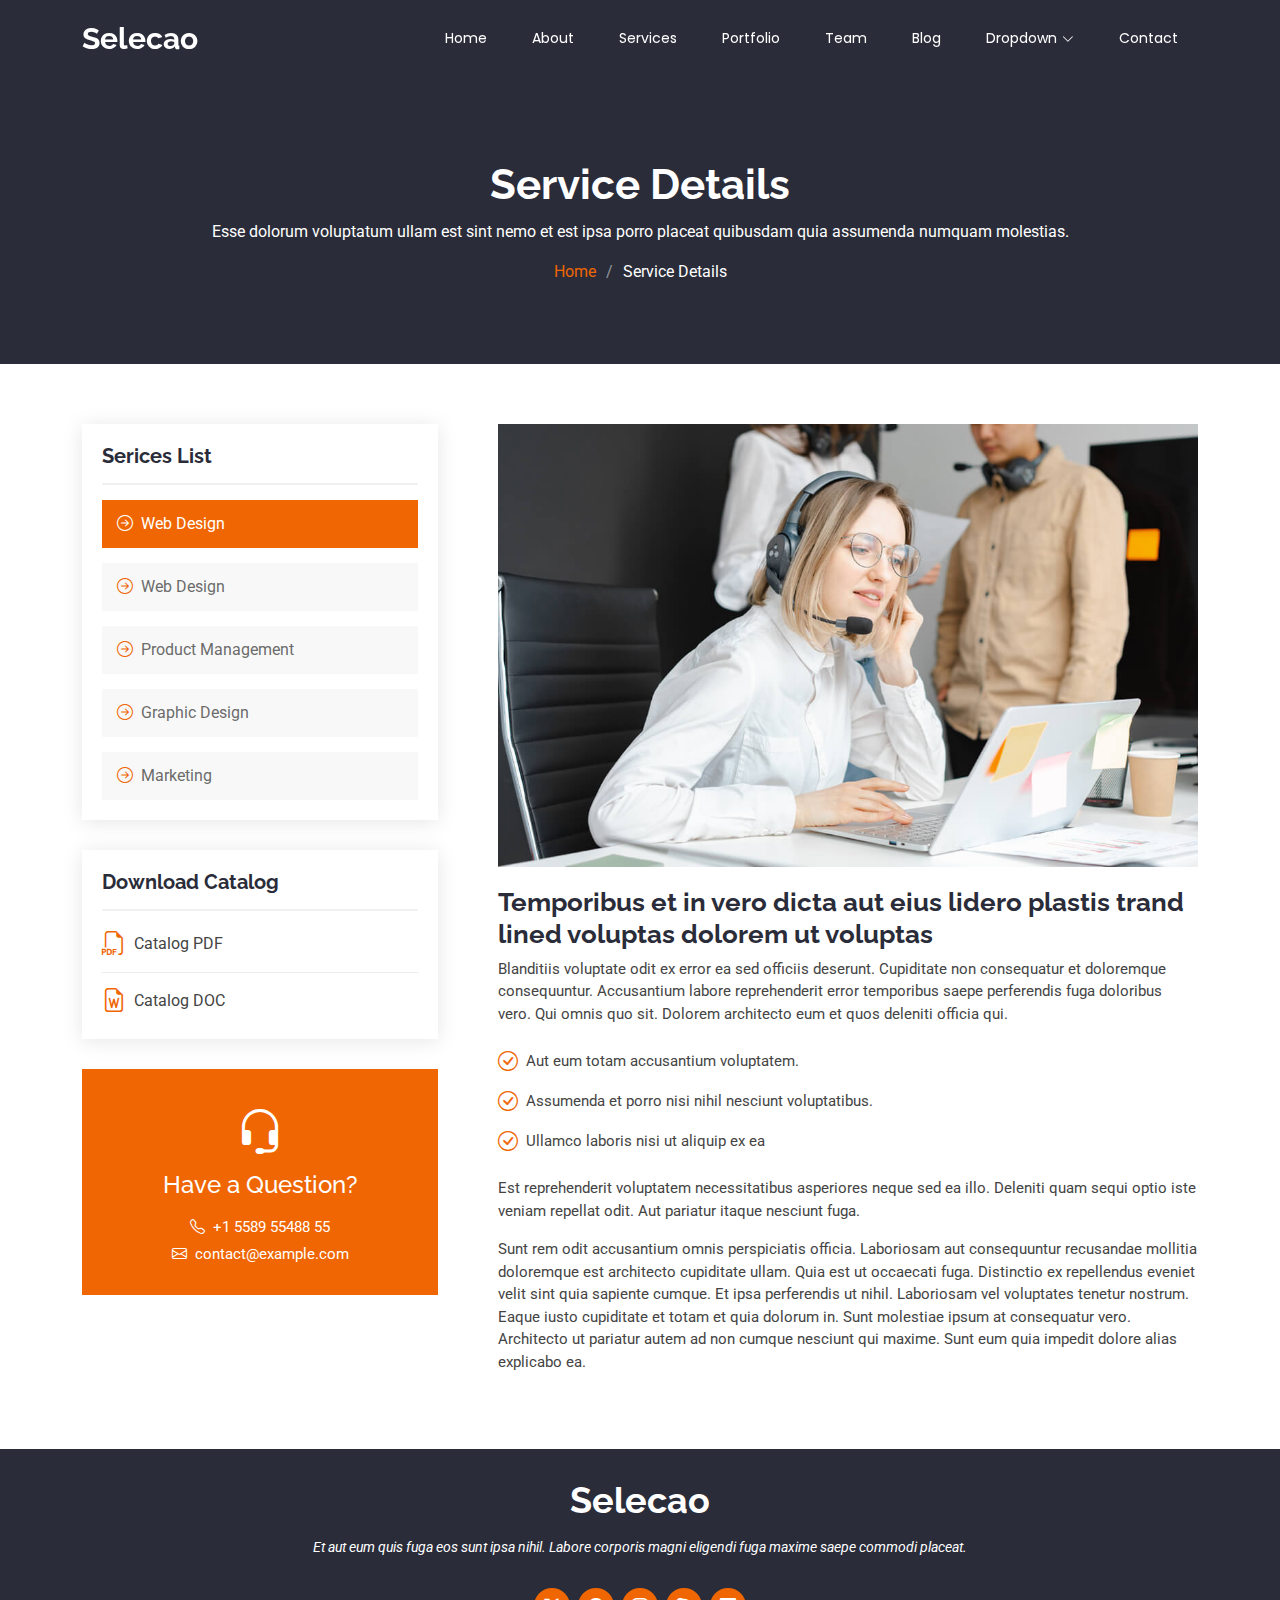
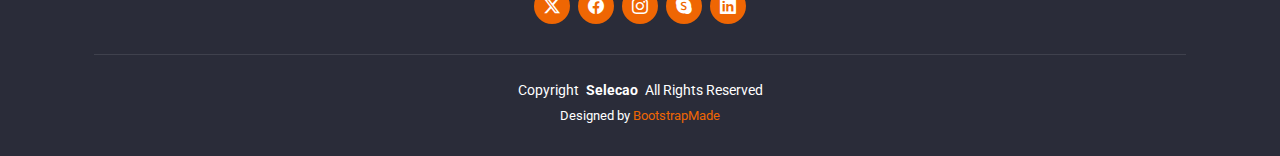
<file: service-details.html>
<!DOCTYPE html>
<html lang="en">

<head>
  <meta charset="utf-8">
  <meta content="width=device-width, initial-scale=1.0" name="viewport">
  <title>Service Details - Selecao Bootstrap Template</title>
  <meta name="description" content="">
  <meta name="keywords" content="">

  <!-- Favicons -->
  <link href="assets/img/favicon.png" rel="icon">
  <link href="assets/img/apple-touch-icon.png" rel="apple-touch-icon">

  <!-- Fonts -->
  <link href="https://fonts.googleapis.com" rel="preconnect">
  <link href="https://fonts.gstatic.com" rel="preconnect" crossorigin>
  <link href="https://fonts.googleapis.com/css2?family=Roboto:ital,wght@0,100;0,300;0,400;0,500;0,700;0,900;1,100;1,300;1,400;1,500;1,700;1,900&family=Poppins:ital,wght@0,100;0,200;0,300;0,400;0,500;0,600;0,700;0,800;0,900;1,100;1,200;1,300;1,400;1,500;1,600;1,700;1,800;1,900&family=Raleway:ital,wght@0,100;0,200;0,300;0,400;0,500;0,600;0,700;0,800;0,900;1,100;1,200;1,300;1,400;1,500;1,600;1,700;1,800;1,900&display=swap" rel="stylesheet">

  <!-- Vendor CSS Files -->
  <link href="assets/vendor/bootstrap/css/bootstrap.min.css" rel="stylesheet">
  <link href="assets/vendor/bootstrap-icons/bootstrap-icons.css" rel="stylesheet">
  <link href="assets/vendor/aos/aos.css" rel="stylesheet">
  <link href="assets/vendor/animate.css/animate.min.css" rel="stylesheet">
  <link href="assets/vendor/glightbox/css/glightbox.min.css" rel="stylesheet">
  <link href="assets/vendor/swiper/swiper-bundle.min.css" rel="stylesheet">

  <!-- Main CSS File -->
  <link href="assets/css/main.css" rel="stylesheet">

  <!-- =======================================================
  * Template Name: Selecao
  * Template URL: https://bootstrapmade.com/selecao-bootstrap-template/
  * Updated: Aug 07 2024 with Bootstrap v5.3.3
  * Author: BootstrapMade.com
  * License: https://bootstrapmade.com/license/
  ======================================================== -->
</head>

<body class="service-details-page">

  <header id="header" class="header d-flex align-items-center fixed-top">
    <div class="container-fluid container-xl position-relative d-flex align-items-center justify-content-between">

      <a href="index.html" class="logo d-flex align-items-center">
        <!-- Uncomment the line below if you also wish to use an image logo -->
        <!-- <img src="assets/img/logo.png" alt=""> -->
        <h1 class="sitename">Selecao</h1>
      </a>

      <nav id="navmenu" class="navmenu">
        <ul>
          <li><a href="#hero">Home</a></li>
          <li><a href="#about">About</a></li>
          <li><a href="#services">Services</a></li>
          <li><a href="#portfolio">Portfolio</a></li>
          <li><a href="#team">Team</a></li>
          <li><a href="blog.html">Blog</a></li>
          <li class="dropdown"><a href="#"><span>Dropdown</span> <i class="bi bi-chevron-down toggle-dropdown"></i></a>
            <ul>
              <li><a href="#">Dropdown 1</a></li>
              <li class="dropdown"><a href="#"><span>Deep Dropdown</span> <i class="bi bi-chevron-down toggle-dropdown"></i></a>
                <ul>
                  <li><a href="#">Deep Dropdown 1</a></li>
                  <li><a href="#">Deep Dropdown 2</a></li>
                  <li><a href="#">Deep Dropdown 3</a></li>
                  <li><a href="#">Deep Dropdown 4</a></li>
                  <li><a href="#">Deep Dropdown 5</a></li>
                </ul>
              </li>
              <li><a href="#">Dropdown 2</a></li>
              <li><a href="#">Dropdown 3</a></li>
              <li><a href="#">Dropdown 4</a></li>
            </ul>
          </li>
          <li><a href="#contact">Contact</a></li>
        </ul>
        <i class="mobile-nav-toggle d-xl-none bi bi-list"></i>
      </nav>

    </div>
  </header>

  <main class="main">

    <!-- Page Title -->
    <div class="page-title dark-background">
      <div class="container position-relative">
        <h1>Service Details</h1>
        <p>Esse dolorum voluptatum ullam est sint nemo et est ipsa porro placeat quibusdam quia assumenda numquam molestias.</p>
        <nav class="breadcrumbs">
          <ol>
            <li><a href="index.html">Home</a></li>
            <li class="current">Service Details</li>
          </ol>
        </nav>
      </div>
    </div><!-- End Page Title -->

    <!-- Service Details Section -->
    <section id="service-details" class="service-details section">

      <div class="container">

        <div class="row gy-5">

          <div class="col-lg-4" data-aos="fade-up" data-aos-delay="100">

            <div class="service-box">
              <h4>Serices List</h4>
              <div class="services-list">
                <a href="#" class="active"><i class="bi bi-arrow-right-circle"></i><span>Web Design</span></a>
                <a href="#"><i class="bi bi-arrow-right-circle"></i><span>Web Design</span></a>
                <a href="#"><i class="bi bi-arrow-right-circle"></i><span>Product Management</span></a>
                <a href="#"><i class="bi bi-arrow-right-circle"></i><span>Graphic Design</span></a>
                <a href="#"><i class="bi bi-arrow-right-circle"></i><span>Marketing</span></a>
              </div>
            </div><!-- End Services List -->

            <div class="service-box">
              <h4>Download Catalog</h4>
              <div class="download-catalog">
                <a href="#"><i class="bi bi-filetype-pdf"></i><span>Catalog PDF</span></a>
                <a href="#"><i class="bi bi-file-earmark-word"></i><span>Catalog DOC</span></a>
              </div>
            </div><!-- End Services List -->

            <div class="help-box d-flex flex-column justify-content-center align-items-center">
              <i class="bi bi-headset help-icon"></i>
              <h4>Have a Question?</h4>
              <p class="d-flex align-items-center mt-2 mb-0"><i class="bi bi-telephone me-2"></i> <span>+1 5589 55488 55</span></p>
              <p class="d-flex align-items-center mt-1 mb-0"><i class="bi bi-envelope me-2"></i> <a href="mailto:contact@example.com">contact@example.com</a></p>
            </div>

          </div>

          <div class="col-lg-8 ps-lg-5" data-aos="fade-up" data-aos-delay="200">
            <img src="assets/img/services.jpg" alt="" class="img-fluid services-img">
            <h3>Temporibus et in vero dicta aut eius lidero plastis trand lined voluptas dolorem ut voluptas</h3>
            <p>
              Blanditiis voluptate odit ex error ea sed officiis deserunt. Cupiditate non consequatur et doloremque consequuntur. Accusantium labore reprehenderit error temporibus saepe perferendis fuga doloribus vero. Qui omnis quo sit. Dolorem architecto eum et quos deleniti officia qui.
            </p>
            <ul>
              <li><i class="bi bi-check-circle"></i> <span>Aut eum totam accusantium voluptatem.</span></li>
              <li><i class="bi bi-check-circle"></i> <span>Assumenda et porro nisi nihil nesciunt voluptatibus.</span></li>
              <li><i class="bi bi-check-circle"></i> <span>Ullamco laboris nisi ut aliquip ex ea</span></li>
            </ul>
            <p>
              Est reprehenderit voluptatem necessitatibus asperiores neque sed ea illo. Deleniti quam sequi optio iste veniam repellat odit. Aut pariatur itaque nesciunt fuga.
            </p>
            <p>
              Sunt rem odit accusantium omnis perspiciatis officia. Laboriosam aut consequuntur recusandae mollitia doloremque est architecto cupiditate ullam. Quia est ut occaecati fuga. Distinctio ex repellendus eveniet velit sint quia sapiente cumque. Et ipsa perferendis ut nihil. Laboriosam vel voluptates tenetur nostrum. Eaque iusto cupiditate et totam et quia dolorum in. Sunt molestiae ipsum at consequatur vero. Architecto ut pariatur autem ad non cumque nesciunt qui maxime. Sunt eum quia impedit dolore alias explicabo ea.
            </p>
          </div>

        </div>

      </div>

    </section><!-- /Service Details Section -->

  </main>

  <footer id="footer" class="footer dark-background">
    <div class="container">
      <h3 class="sitename">Selecao</h3>
      <p>Et aut eum quis fuga eos sunt ipsa nihil. Labore corporis magni eligendi fuga maxime saepe commodi placeat.</p>
      <div class="social-links d-flex justify-content-center">
        <a href=""><i class="bi bi-twitter-x"></i></a>
        <a href=""><i class="bi bi-facebook"></i></a>
        <a href=""><i class="bi bi-instagram"></i></a>
        <a href=""><i class="bi bi-skype"></i></a>
        <a href=""><i class="bi bi-linkedin"></i></a>
      </div>
      <div class="container">
        <div class="copyright">
          <span>Copyright</span> <strong class="px-1 sitename">Selecao</strong> <span>All Rights Reserved</span>
        </div>
        <div class="credits">
          <!-- All the links in the footer should remain intact. -->
          <!-- You can delete the links only if you've purchased the pro version. -->
          <!-- Licensing information: https://bootstrapmade.com/license/ -->
          <!-- Purchase the pro version with working PHP/AJAX contact form: [buy-url] -->
          Designed by <a href="https://bootstrapmade.com/">BootstrapMade</a>
        </div>
      </div>
    </div>
  </footer>

  <!-- Scroll Top -->
  <a href="#" id="scroll-top" class="scroll-top d-flex align-items-center justify-content-center"><i class="bi bi-arrow-up-short"></i></a>

  <!-- Preloader -->
  <div id="preloader"></div>

  <!-- Vendor JS Files -->
  <script src="assets/vendor/bootstrap/js/bootstrap.bundle.min.js"></script>
  <script src="assets/vendor/php-email-form/validate.js"></script>
  <script src="assets/vendor/aos/aos.js"></script>
  <script src="assets/vendor/glightbox/js/glightbox.min.js"></script>
  <script src="assets/vendor/imagesloaded/imagesloaded.pkgd.min.js"></script>
  <script src="assets/vendor/isotope-layout/isotope.pkgd.min.js"></script>
  <script src="assets/vendor/swiper/swiper-bundle.min.js"></script>

  <!-- Main JS File -->
  <script src="assets/js/main.js"></script>

</body>

</html>
</file>
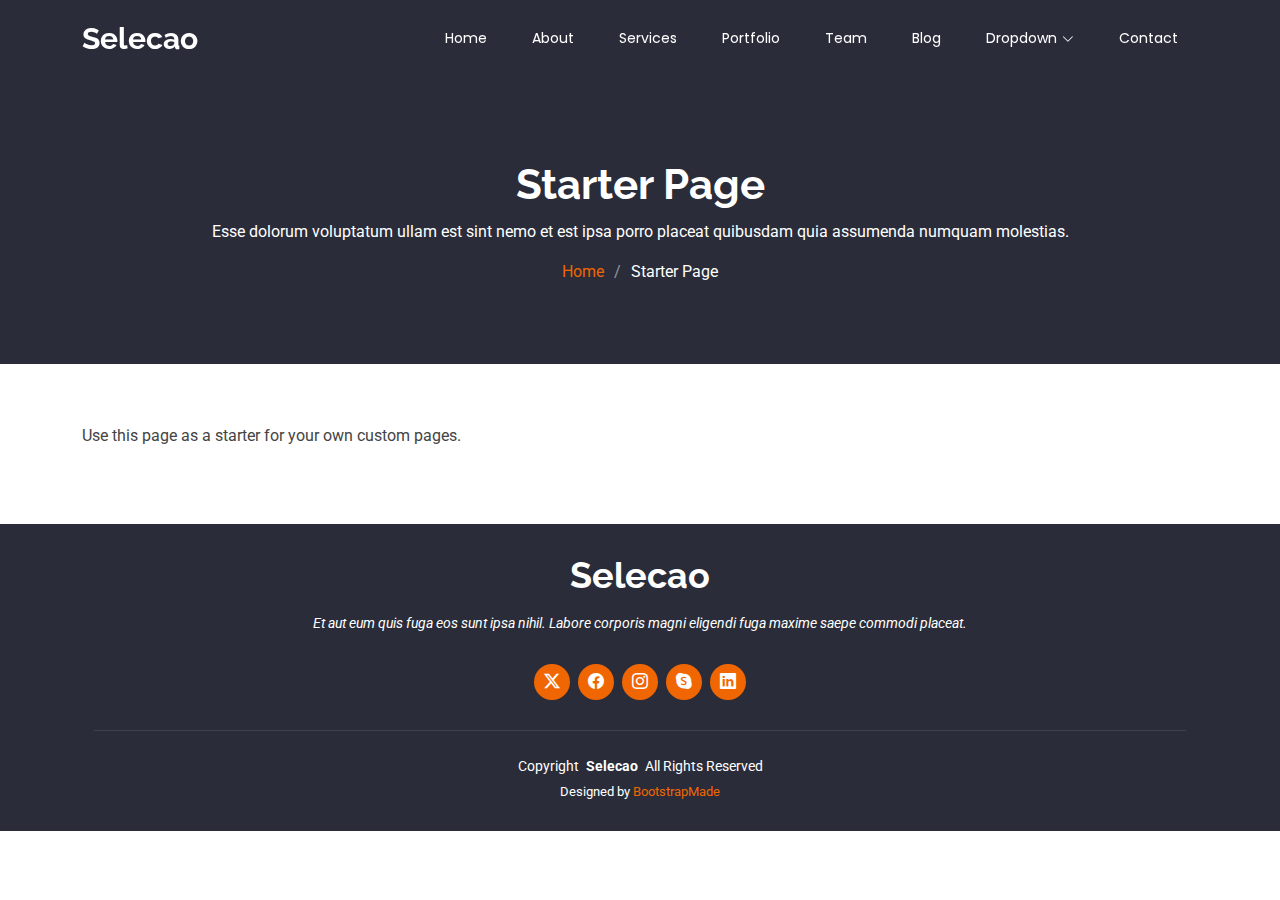
<file: starter-page.html>
<!DOCTYPE html>
<html lang="en">

<head>
  <meta charset="utf-8">
  <meta content="width=device-width, initial-scale=1.0" name="viewport">
  <title>Starter Page - Selecao Bootstrap Template</title>
  <meta name="description" content="">
  <meta name="keywords" content="">

  <!-- Favicons -->
  <link href="assets/img/favicon.png" rel="icon">
  <link href="assets/img/apple-touch-icon.png" rel="apple-touch-icon">

  <!-- Fonts -->
  <link href="https://fonts.googleapis.com" rel="preconnect">
  <link href="https://fonts.gstatic.com" rel="preconnect" crossorigin>
  <link href="https://fonts.googleapis.com/css2?family=Roboto:ital,wght@0,100;0,300;0,400;0,500;0,700;0,900;1,100;1,300;1,400;1,500;1,700;1,900&family=Poppins:ital,wght@0,100;0,200;0,300;0,400;0,500;0,600;0,700;0,800;0,900;1,100;1,200;1,300;1,400;1,500;1,600;1,700;1,800;1,900&family=Raleway:ital,wght@0,100;0,200;0,300;0,400;0,500;0,600;0,700;0,800;0,900;1,100;1,200;1,300;1,400;1,500;1,600;1,700;1,800;1,900&display=swap" rel="stylesheet">

  <!-- Vendor CSS Files -->
  <link href="assets/vendor/bootstrap/css/bootstrap.min.css" rel="stylesheet">
  <link href="assets/vendor/bootstrap-icons/bootstrap-icons.css" rel="stylesheet">
  <link href="assets/vendor/aos/aos.css" rel="stylesheet">
  <link href="assets/vendor/animate.css/animate.min.css" rel="stylesheet">
  <link href="assets/vendor/glightbox/css/glightbox.min.css" rel="stylesheet">
  <link href="assets/vendor/swiper/swiper-bundle.min.css" rel="stylesheet">

  <!-- Main CSS File -->
  <link href="assets/css/main.css" rel="stylesheet">

  <!-- =======================================================
  * Template Name: Selecao
  * Template URL: https://bootstrapmade.com/selecao-bootstrap-template/
  * Updated: Aug 07 2024 with Bootstrap v5.3.3
  * Author: BootstrapMade.com
  * License: https://bootstrapmade.com/license/
  ======================================================== -->
</head>

<body class="starter-page-page">

  <header id="header" class="header d-flex align-items-center fixed-top">
    <div class="container-fluid container-xl position-relative d-flex align-items-center justify-content-between">

      <a href="index.html" class="logo d-flex align-items-center">
        <!-- Uncomment the line below if you also wish to use an image logo -->
        <!-- <img src="assets/img/logo.png" alt=""> -->
        <h1 class="sitename">Selecao</h1>
      </a>

      <nav id="navmenu" class="navmenu">
        <ul>
          <li><a href="#hero">Home</a></li>
          <li><a href="#about">About</a></li>
          <li><a href="#services">Services</a></li>
          <li><a href="#portfolio">Portfolio</a></li>
          <li><a href="#team">Team</a></li>
          <li><a href="blog.html">Blog</a></li>
          <li class="dropdown"><a href="#"><span>Dropdown</span> <i class="bi bi-chevron-down toggle-dropdown"></i></a>
            <ul>
              <li><a href="#">Dropdown 1</a></li>
              <li class="dropdown"><a href="#"><span>Deep Dropdown</span> <i class="bi bi-chevron-down toggle-dropdown"></i></a>
                <ul>
                  <li><a href="#">Deep Dropdown 1</a></li>
                  <li><a href="#">Deep Dropdown 2</a></li>
                  <li><a href="#">Deep Dropdown 3</a></li>
                  <li><a href="#">Deep Dropdown 4</a></li>
                  <li><a href="#">Deep Dropdown 5</a></li>
                </ul>
              </li>
              <li><a href="#">Dropdown 2</a></li>
              <li><a href="#">Dropdown 3</a></li>
              <li><a href="#">Dropdown 4</a></li>
            </ul>
          </li>
          <li><a href="#contact">Contact</a></li>
        </ul>
        <i class="mobile-nav-toggle d-xl-none bi bi-list"></i>
      </nav>

    </div>
  </header>

  <main class="main">

    <!-- Page Title -->
    <div class="page-title dark-background">
      <div class="container position-relative">
        <h1>Starter Page</h1>
        <p>Esse dolorum voluptatum ullam est sint nemo et est ipsa porro placeat quibusdam quia assumenda numquam molestias.</p>
        <nav class="breadcrumbs">
          <ol>
            <li><a href="index.html">Home</a></li>
            <li class="current">Starter Page</li>
          </ol>
        </nav>
      </div>
    </div><!-- End Page Title -->

    <!-- Starter Section Section -->
    <section id="starter-section" class="starter-section section">

      <div class="container" data-aos="fade-up">
        <p>Use this page as a starter for your own custom pages.</p>
      </div>

    </section><!-- /Starter Section Section -->

  </main>

  <footer id="footer" class="footer dark-background">
    <div class="container">
      <h3 class="sitename">Selecao</h3>
      <p>Et aut eum quis fuga eos sunt ipsa nihil. Labore corporis magni eligendi fuga maxime saepe commodi placeat.</p>
      <div class="social-links d-flex justify-content-center">
        <a href=""><i class="bi bi-twitter-x"></i></a>
        <a href=""><i class="bi bi-facebook"></i></a>
        <a href=""><i class="bi bi-instagram"></i></a>
        <a href=""><i class="bi bi-skype"></i></a>
        <a href=""><i class="bi bi-linkedin"></i></a>
      </div>
      <div class="container">
        <div class="copyright">
          <span>Copyright</span> <strong class="px-1 sitename">Selecao</strong> <span>All Rights Reserved</span>
        </div>
        <div class="credits">
          <!-- All the links in the footer should remain intact. -->
          <!-- You can delete the links only if you've purchased the pro version. -->
          <!-- Licensing information: https://bootstrapmade.com/license/ -->
          <!-- Purchase the pro version with working PHP/AJAX contact form: [buy-url] -->
          Designed by <a href="https://bootstrapmade.com/">BootstrapMade</a>
        </div>
      </div>
    </div>
  </footer>

  <!-- Scroll Top -->
  <a href="#" id="scroll-top" class="scroll-top d-flex align-items-center justify-content-center"><i class="bi bi-arrow-up-short"></i></a>

  <!-- Preloader -->
  <div id="preloader"></div>

  <!-- Vendor JS Files -->
  <script src="assets/vendor/bootstrap/js/bootstrap.bundle.min.js"></script>
  <script src="assets/vendor/php-email-form/validate.js"></script>
  <script src="assets/vendor/aos/aos.js"></script>
  <script src="assets/vendor/glightbox/js/glightbox.min.js"></script>
  <script src="assets/vendor/imagesloaded/imagesloaded.pkgd.min.js"></script>
  <script src="assets/vendor/isotope-layout/isotope.pkgd.min.js"></script>
  <script src="assets/vendor/swiper/swiper-bundle.min.js"></script>

  <!-- Main JS File -->
  <script src="assets/js/main.js"></script>

</body>

</html>
</file>
<file: assets/css/main.css>
/**
* Template Name: Selecao
* Template URL: https://bootstrapmade.com/selecao-bootstrap-template/
* Updated: Aug 07 2024 with Bootstrap v5.3.3
* Author: BootstrapMade.com
* License: https://bootstrapmade.com/license/
*/

/*--------------------------------------------------------------
# Font & Color Variables
# Help: https://bootstrapmade.com/color-system/
--------------------------------------------------------------*/
/* Fonts */
:root {
  --default-font: "Roboto",  system-ui, -apple-system, "Segoe UI", Roboto, "Helvetica Neue", Arial, "Noto Sans", "Liberation Sans", sans-serif, "Apple Color Emoji", "Segoe UI Emoji", "Segoe UI Symbol", "Noto Color Emoji";
  --heading-font: "Raleway",  sans-serif;
  --nav-font: "Poppins",  sans-serif;
}

/* Global Colors - The following color variables are used throughout the website. Updating them here will change the color scheme of the entire website */
:root { 
  --background-color: #ffffff; /* Background color for the entire website, including individual sections */
  --default-color: #444444; /* Default color used for the majority of the text content across the entire website */
  --heading-color: #2a2c39; /* Color for headings, subheadings and title throughout the website */
  --accent-color: #ef6603; /* Accent color that represents your brand on the website. It's used for buttons, links, and other elements that need to stand out */
  --surface-color: #ffffff; /* The surface color is used as a background of boxed elements within sections, such as cards, icon boxes, or other elements that require a visual separation from the global background. */
  --contrast-color: #ffffff; /* Contrast color for text, ensuring readability against backgrounds of accent, heading, or default colors. */
}

/* Nav Menu Colors - The following color variables are used specifically for the navigation menu. They are separate from the global colors to allow for more customization options */
:root {
  --nav-color: #ffffff;  /* The default color of the main navmenu links */
  --nav-hover-color: #ef6603; /* Applied to main navmenu links when they are hovered over or active */
  --nav-mobile-background-color: #ffffff; /* Used as the background color for mobile navigation menu */
  --nav-dropdown-background-color: #ffffff; /* Used as the background color for dropdown items that appear when hovering over primary navigation items */
  --nav-dropdown-color: #060606; /* Used for navigation links of the dropdown items in the navigation menu. */
  --nav-dropdown-hover-color: #ef6603; /* Similar to --nav-hover-color, this color is applied to dropdown navigation links when they are hovered over. */
}

/* Color Presets - These classes override global colors when applied to any section or element, providing reuse of the sam color scheme. */

.light-background {
  --background-color: #f9f9f9;
  --surface-color: #ffffff;
}

.dark-background {
  --background-color: #2a2c39;
  --default-color: #ffffff;
  --heading-color: #ffffff;
  --surface-color: #404356;
  --contrast-color: #ffffff;
}

/* Smooth scroll */
:root {
  scroll-behavior: smooth;
}

/*--------------------------------------------------------------
# General Styling & Shared Classes
--------------------------------------------------------------*/
body {
  color: var(--default-color);
  background-color: var(--background-color);
  font-family: var(--default-font);
}

a {
  color: var(--accent-color);
  text-decoration: none;
  transition: 0.3s;
}

a:hover {
  color: color-mix(in srgb, var(--accent-color), transparent 25%);
  text-decoration: none;
}

h1,
h2,
h3,
h4,
h5,
h6 {
  color: var(--heading-color);
  font-family: var(--heading-font);
}

/* PHP Email Form Messages
------------------------------*/
.php-email-form .error-message {
  display: none;
  background: #df1529;
  color: #ffffff;
  text-align: left;
  padding: 15px;
  margin-bottom: 24px;
  font-weight: 600;
}

.php-email-form .sent-message {
  display: none;
  color: #ffffff;
  background: #059652;
  text-align: center;
  padding: 15px;
  margin-bottom: 24px;
  font-weight: 600;
}

.php-email-form .loading {
  display: none;
  background: var(--surface-color);
  text-align: center;
  padding: 15px;
  margin-bottom: 24px;
}

.php-email-form .loading:before {
  content: "";
  display: inline-block;
  border-radius: 50%;
  width: 24px;
  height: 24px;
  margin: 0 10px -6px 0;
  border: 3px solid var(--accent-color);
  border-top-color: var(--surface-color);
  animation: php-email-form-loading 1s linear infinite;
}

@keyframes php-email-form-loading {
  0% {
    transform: rotate(0deg);
  }

  100% {
    transform: rotate(360deg);
  }
}

/*--------------------------------------------------------------
# Global Header
--------------------------------------------------------------*/
.header {
  --background-color: rgba(255, 255, 255, 0);
  --heading-color: #ffffff;
  color: var(--default-color);
  background-color: var(--background-color);
  padding: 20px 0;
  transition: all 0.5s;
  z-index: 997;
}

.header .logo {
  line-height: 1;
}

.header .logo h1 {
  font-size: 30px;
  margin: 0;
  font-weight: 700;
  color: var(--heading-color);
}

.scrolled .header {
  box-shadow: 0px 0 18px rgba(0, 0, 0, 0.1);
}

/* Global Header on Scroll
------------------------------*/
.scrolled .header {
  --background-color: rgba(42, 44, 57, 0.9);
}

/*--------------------------------------------------------------
# Navigation Menu
--------------------------------------------------------------*/
/* Navmenu - Desktop */
@media (min-width: 1200px) {
  .navmenu {
    padding: 0;
  }

  .navmenu ul {
    margin: 0;
    padding: 0;
    display: flex;
    list-style: none;
    align-items: center;
  }

  .navmenu li {
    position: relative;
    margin-left: 5px;
  }

  .navmenu a,
  .navmenu a:focus {
    color: var(--nav-color);
    padding: 8px 20px;
    font-size: 14px;
    font-family: var(--nav-font);
    font-weight: 400;
    display: flex;
    align-items: center;
    justify-content: space-between;
    white-space: nowrap;
    transition: 0.3s;
    border-radius: 50px;
  }

  .navmenu a i,
  .navmenu a:focus i {
    font-size: 12px;
    line-height: 0;
    margin-left: 5px;
    transition: 0.3s;
  }

  .navmenu li:hover>a,
  .navmenu .active,
  .navmenu .active:focus {
    background-color: var(--nav-hover-color);
  }

  .navmenu .dropdown ul {
    margin: 0;
    padding: 10px 0;
    background: var(--nav-dropdown-background-color);
    display: block;
    position: absolute;
    visibility: hidden;
    left: 0;
    top: 130%;
    opacity: 0;
    transition: 0.3s;
    border-radius: 15px;
    z-index: 99;
    box-shadow: 0px 0px 30px rgba(0, 0, 0, 0.1);
  }

  .navmenu .dropdown ul li {
    min-width: 200px;
    margin-left: 0;
  }

  .navmenu .dropdown ul a {
    padding: 10px 20px;
    font-size: 15px;
    text-transform: none;
    color: var(--nav-dropdown-color);
  }

  .navmenu .dropdown ul a i {
    font-size: 12px;
  }

  .navmenu .dropdown ul a:hover,
  .navmenu .dropdown ul .active:hover,
  .navmenu .dropdown ul li:hover>a {
    background-color: transparent;
    color: var(--nav-hover-color);
  }

  .navmenu .dropdown:hover>ul {
    opacity: 1;
    top: 105%;
    visibility: visible;
  }

  .navmenu .dropdown .dropdown ul {
    top: 0;
    left: -90%;
    visibility: hidden;
  }

  .navmenu .dropdown .dropdown:hover>ul {
    opacity: 1;
    top: 0;
    left: -100%;
    visibility: visible;
  }
}

/* Navmenu - Mobile */
@media (max-width: 1199px) {
  .mobile-nav-toggle {
    color: var(--nav-color);
    font-size: 28px;
    line-height: 0;
    margin-right: 10px;
    cursor: pointer;
    transition: color 0.3s;
  }

  .navmenu {
    padding: 0;
    z-index: 9997;
  }

  .navmenu ul {
    display: none;
    list-style: none;
    position: absolute;
    inset: 60px 20px 20px 20px;
    padding: 10px 0;
    margin: 0;
    border-radius: 6px;
    background-color: var(--nav-mobile-background-color);
    overflow-y: auto;
    transition: 0.3s;
    z-index: 9998;
    box-shadow: 0px 0px 30px rgba(0, 0, 0, 0.1);
  }

  .navmenu a,
  .navmenu a:focus {
    color: var(--nav-dropdown-color);
    padding: 10px 20px;
    font-family: var(--nav-font);
    font-size: 17px;
    font-weight: 500;
    display: flex;
    align-items: center;
    justify-content: space-between;
    white-space: nowrap;
    transition: 0.3s;
  }

  .navmenu a i,
  .navmenu a:focus i {
    font-size: 12px;
    line-height: 0;
    margin-left: 5px;
    width: 30px;
    height: 30px;
    display: flex;
    align-items: center;
    justify-content: center;
    border-radius: 50%;
    transition: 0.3s;
    background-color: color-mix(in srgb, var(--accent-color), transparent 90%);
  }

  .navmenu a i:hover,
  .navmenu a:focus i:hover {
    background-color: var(--accent-color);
    color: var(--contrast-color);
  }

  .navmenu a:hover,
  .navmenu .active,
  .navmenu .active:focus {
    color: var(--nav-dropdown-hover-color);
  }

  .navmenu .active i,
  .navmenu .active:focus i {
    background-color: var(--accent-color);
    color: var(--contrast-color);
    transform: rotate(180deg);
  }

  .navmenu .dropdown ul {
    position: static;
    display: none;
    z-index: 99;
    padding: 10px 0;
    margin: 10px 20px;
    background-color: var(--nav-dropdown-background-color);
    border: 1px solid color-mix(in srgb, var(--default-color), transparent 90%);
    box-shadow: none;
    transition: all 0.5s ease-in-out;
  }

  .navmenu .dropdown ul ul {
    background-color: rgba(33, 37, 41, 0.1);
  }

  .navmenu .dropdown>.dropdown-active {
    display: block;
    background-color: rgba(33, 37, 41, 0.03);
  }

  .mobile-nav-active {
    overflow: hidden;
  }

  .mobile-nav-active .mobile-nav-toggle {
    color: #fff;
    position: absolute;
    font-size: 32px;
    top: 15px;
    right: 15px;
    margin-right: 0;
    z-index: 9999;
  }

  .mobile-nav-active .navmenu {
    position: fixed;
    overflow: hidden;
    inset: 0;
    background: rgba(33, 37, 41, 0.8);
    transition: 0.3s;
  }

  .mobile-nav-active .navmenu>ul {
    display: block;
  }
}

/*--------------------------------------------------------------
# Global Footer
--------------------------------------------------------------*/
.footer {
  color: var(--default-color);
  background-color: var(--background-color);
  font-size: 14px;
  text-align: center;
  padding: 30px 0;
  position: relative;
}

.footer h3 {
  font-size: 36px;
  font-weight: 700;
  position: relative;
  padding: 0;
  margin: 0 0 15px 0;
}

.footer p {
  font-size: 15;
  font-style: italic;
  padding: 0;
  margin: 0 0 30px 0;
}

.footer .social-links {
  margin: 0 0 30px 0;
}

.footer .social-links a {
  font-size: 16px;
  display: flex;
  align-items: center;
  justify-content: center;
  background: var(--accent-color);
  color: var(--contrast-color);
  line-height: 1;
  margin: 0 4px;
  border-radius: 50%;
  text-align: center;
  width: 36px;
  height: 36px;
  transition: 0.3s;
}

.footer .social-links a:hover {
  background: color-mix(in srgb, var(--accent-color), transparent 20%);
  text-decoration: none;
}

.footer .copyright {
  padding-top: 25px;
  border-top: 1px solid color-mix(in srgb, var(--default-color), transparent 90%);
}

.footer .credits {
  font-size: 13px;
  padding-top: 5px;
}

/*--------------------------------------------------------------
# Preloader
--------------------------------------------------------------*/
#preloader {
  position: fixed;
  inset: 0;
  z-index: 9999;
  overflow: hidden;
  background-color: var(--background-color);
  transition: all 0.6s ease-out;
  width: 100%;
  height: 100vh;
}

#preloader:before,
#preloader:after {
  content: "";
  position: absolute;
  border: 4px solid var(--accent-color);
  border-radius: 50%;
  animation: animate-preloader 2s cubic-bezier(0, 0.2, 0.8, 1) infinite;
}

#preloader:after {
  animation-delay: -0.5s;
}

@keyframes animate-preloader {
  0% {
    width: 10px;
    height: 10px;
    top: calc(50% - 5px);
    left: calc(50% - 5px);
    opacity: 1;
  }

  100% {
    width: 72px;
    height: 72px;
    top: calc(50% - 36px);
    left: calc(50% - 36px);
    opacity: 0;
  }
}

/*--------------------------------------------------------------
# Scroll Top Button
--------------------------------------------------------------*/
.scroll-top {
  position: fixed;
  visibility: hidden;
  opacity: 0;
  right: 15px;
  bottom: -15px;
  z-index: 99999;
  background-color: var(--accent-color);
  width: 44px;
  height: 44px;
  border-radius: 50px;
  transition: all 0.4s;
}

.scroll-top i {
  font-size: 24px;
  color: var(--contrast-color);
  line-height: 0;
}

.scroll-top:hover {
  background-color: color-mix(in srgb, var(--accent-color), transparent 20%);
  color: var(--contrast-color);
}

.scroll-top.active {
  visibility: visible;
  opacity: 1;
  bottom: 15px;
}

/*--------------------------------------------------------------
# Disable aos animation delay on mobile devices
--------------------------------------------------------------*/
@media screen and (max-width: 768px) {
  [data-aos-delay] {
    transition-delay: 0 !important;
  }
}

/*--------------------------------------------------------------
# Global Page Titles & Breadcrumbs
--------------------------------------------------------------*/
.page-title {
  color: var(--default-color);
  background-color: var(--background-color);
  background-size: cover;
  background-position: center;
  background-repeat: no-repeat;
  padding: 160px 0 80px 0;
  text-align: center;
  position: relative;
}

.page-title:before {
  content: "";
  background-color: color-mix(in srgb, var(--background-color), transparent 50%);
  position: absolute;
  inset: 0;
}

.page-title h1 {
  font-size: 42px;
  font-weight: 700;
  margin-bottom: 10px;
}

.page-title .breadcrumbs ol {
  display: flex;
  flex-wrap: wrap;
  list-style: none;
  justify-content: center;
  padding: 0;
  margin: 0;
  font-size: 16px;
  font-weight: 400;
}

.page-title .breadcrumbs ol li+li {
  padding-left: 10px;
}

.page-title .breadcrumbs ol li+li::before {
  content: "/";
  display: inline-block;
  padding-right: 10px;
  color: color-mix(in srgb, var(--default-color), transparent 50%);
}

/*--------------------------------------------------------------
# Global Sections
--------------------------------------------------------------*/
section,
.section {
  color: var(--default-color);
  background-color: var(--background-color);
  padding: 60px 0;
  scroll-margin-top: 77px;
  overflow: clip;
}

/*--------------------------------------------------------------
# Global Section Titles
--------------------------------------------------------------*/
.section-title {
  padding-bottom: 60px;
  position: relative;
}

.section-title h2 {
  font-size: 14px;
  font-weight: 500;
  padding: 0;
  line-height: 1px;
  margin: 0;
  letter-spacing: 1.5px;
  text-transform: uppercase;
  color: color-mix(in srgb, var(--default-color), transparent 50%);
  position: relative;
}

.section-title h2::after {
  content: "";
  width: 120px;
  height: 1px;
  display: inline-block;
  background: var(--accent-color);
  margin: 4px 10px;
}

.section-title p {
  color: var(--heading-color);
  margin: 0;
  font-size: 28px;
  font-weight: 700;
  text-transform: uppercase;
  font-family: var(--heading-font);
}

/*--------------------------------------------------------------
# Hero Section
--------------------------------------------------------------*/
.hero {
  width: 100%;
  overflow: hidden;
  position: relative;
  background: linear-gradient(0deg, var(--background-color) 0%, color-mix(in srgb, var(--background-color) 90%, white 10%) 100%);
  padding: 0;
  display: flex;
  flex-direction: column;
  justify-content: end;
  align-items: center;
}

.hero .carousel-container {
  display: flex;
  justify-content: center;
  align-items: center;
  flex-direction: column;
  text-align: center;
  position: relative;
  min-height: 75vh;
  padding-top: 60px;
}

.hero .hero-container {
  position: relative;
  min-height: 90vh;
  display: flex;
  align-items: center;
  padding: 180px 0 80px 0;
}

.hero .video-background {
  position: absolute;
  top: 0; left: 0;
  width: 100%; height: 100%;
  object-fit: cover;
  z-index: 1;
}

.hero .overlay {
  position: absolute;
  top: 0; left: 0;
  width: 100%; height: 100%;
  background: linear-gradient(135deg, rgba(0,0,0,0.3), rgba(0,0,0,0.6));
  z-index: 2;
}

.hero .container {
  z-index: 3;
}


.hero h2 {
  margin-bottom: 30px;
  font-size: 48px;
  font-weight: 700;
}

.hero h2 span {
  text-decoration: underline;
}

.hero p {
  max-width: 80%;
  animation-delay: 0.4s;
  margin: 0 auto 30px auto;
}

.hero .carousel-control-prev,
.hero .carousel-control-next {
  width: 10%;
}

.hero .carousel-control-next-icon,
.hero .carousel-control-prev-icon {
  background: none;
  font-size: 48px;
  line-height: 1;
  width: auto;
  height: auto;
}

.hero .btn-get-started {
  font-weight: 500;
  font-size: 14px;
  letter-spacing: 1px;
  display: inline-block;
  padding: 12px 32px;
  border-radius: 50px;
  transition: 0.5s;
  line-height: 1;
  margin: 10px;
  animation-delay: 0.8s;
  color: var(--default-color);
  border: 2px solid var(--accent-color);
}

.hero .btn-get-started:hover {
  background: var(--accent-color);
  color: var(--contrast-color);
  text-decoration: none;
}

@media (min-width: 1024px) {
  .hero p {
    max-width: 60%;
  }

  .hero .carousel-control-prev,
  .hero .carousel-control-next {
    width: 5%;
  }
}

@media (max-width: 768px) {
  .hero .carousel-container {
    min-height: 90vh;
  }

  .hero h2 {
    font-size: 28px;
  }
}

.hero .hero-waves {
  display: block;
  width: 100%;
  height: 60px;
  position: relative;
}

.hero .wave1 use {
  animation: move-forever1 10s linear infinite;
  animation-delay: -2s;
  fill: var(--default-color);
  opacity: 0.6;
}

.hero .wave2 use {
  animation: move-forever2 8s linear infinite;
  animation-delay: -2s;
  fill: var(--default-color);
  opacity: 0.4;
}

.hero .wave3 use {
  animation: move-forever3 6s linear infinite;
  animation-delay: -2s;
  fill: var(--default-color);
}

@keyframes move-forever1 {
  0% {
    transform: translate(85px, 0%);
  }

  100% {
    transform: translate(-90px, 0%);
  }
}

@keyframes move-forever2 {
  0% {
    transform: translate(-90px, 0%);
  }

  100% {
    transform: translate(85px, 0%);
  }
}

@keyframes move-forever3 {
  0% {
    transform: translate(-90px, 0%);
  }

  100% {
    transform: translate(85px, 0%);
  }
}

/*--------------------------------------------------------------
# About Section
--------------------------------------------------------------*/
.about ul {
  list-style: none;
  padding: 0;
}

.about ul li {
  padding-bottom: 5px;
  display: flex;
  align-items: center;
}

.about ul i {
  font-size: 20px;
  padding-right: 4px;
  color: var(--accent-color);
}

.about .read-more {
  background: var(--accent-color);
  color: var(--contrast-color);
  font-family: var(--heading-font);
  font-weight: 500;
  font-size: 16px;
  letter-spacing: 1px;
  padding: 10px 28px;
  border-radius: 5px;
  transition: 0.3s;
  display: inline-flex;
  align-items: center;
  justify-content: center;
}

.about .read-more i {
  font-size: 18px;
  margin-left: 5px;
  line-height: 0;
  transition: 0.3s;
}

.about .read-more:hover {
  background: color-mix(in srgb, var(--accent-color), transparent 20%);
}

.about .read-more:hover i {
  transform: translate(5px, 0);
}

/*--------------------------------------------------------------
# Features Section
--------------------------------------------------------------*/
.features .nav-tabs {
  border: 0;
}

.features .nav-link {
  background-color: var(--surface-color);
  color: var(--heading-color);
  border: 1px solid color-mix(in srgb, var(--default-color), transparent 85%);
  padding: 15px 20px;
  transition: 0.3s;
  border-radius: 0;
  display: flex;
  align-items: center;
  justify-content: center;
  cursor: pointer;
  height: 100%;
}

.features .nav-link i {
  padding-right: 15px;
  font-size: 48px;
}

.features .nav-link h4 {
  font-size: 18px;
  font-weight: 600;
  margin: 0;
}

.features .nav-link:hover {
  color: var(--accent-color);
  border-color: var(--accent-color);
}

.features .nav-link.active {
  background: var(--accent-color);
  color: var(--contrast-color);
  border-color: var(--accent-color);
}

.features .nav-link.active h4 {
  color: var(--contrast-color);
}

@media (max-width: 768px) {
  .features .nav-link i {
    padding: 0;
    line-height: 1;
    font-size: 36px;
  }
}

@media (max-width: 575px) {
  .features .nav-link {
    padding: 15px;
  }

  .features .nav-link i {
    font-size: 24px;
  }
}

.features .tab-content {
  margin-top: 30px;
}

.features .tab-pane h3 {
  color: var(--heading-color);
  font-weight: 700;
  font-size: 26px;
}

.features .tab-pane ul {
  list-style: none;
  padding: 0;
}

.features .tab-pane ul li {
  padding-bottom: 10px;
}

.features .tab-pane ul i {
  font-size: 20px;
  padding-right: 4px;
  color: var(--accent-color);
}

.features .tab-pane p:last-child {
  margin-bottom: 0;
}

/*--------------------------------------------------------------
# Call To Action Section
--------------------------------------------------------------*/
.call-to-action {
  padding: 80px 0;
  position: relative;
  clip-path: inset(0);
}

.call-to-action .container {
  position: relative;
  z-index: 3;
}

.call-to-action h3 {
  color: var(--default-color);
  font-size: 28px;
  font-weight: 700;
}

.call-to-action p {
  color: var(--default-color);
}

.call-to-action .cta-btn {
  font-family: var(--heading-font);
  font-weight: 500;
  font-size: 16px;
  letter-spacing: 1px;
  display: inline-block;
  padding: 12px 40px;
  border-radius: 50px;
  transition: 0.5s;
  margin: 10px;
  background: var(--accent-color);
  color: var(--contrast-color);
}

.call-to-action .cta-btn:hover {
  background: color-mix(in srgb, var(--accent-color) 90%, white 15%);
}

/*--------------------------------------------------------------
# Services Section
--------------------------------------------------------------*/

.img {
  max-width: 100%;
  height: auto;
  display: block;
}


.services .service-item {
  background-color: var(--surface-color);
  box-shadow: 0 5px 30px 0 rgba(0, 0, 0, 0.1);
  padding: 20px 50px 50px 50px;
  transition: all ease-in-out 0.3s;
  border-radius: 18px;
  height: 100%;
  position: relative;
  overflow: hidden;
}

.services .service-item .icon {
  position: absolute;
  left: -20px;
  top: calc(50% - 30px);
}

.services .service-item .icon i {
  font-size: 64px;
  line-height: 1;
  transition: 0.5s;
}

.services .service-item h3 {
  font-weight: 700;
  margin: 10px 0 15px 0;
  font-size: 22px;
  transition: ease-in-out 0.3s;
}

.services .service-item p {
  line-height: 24px;
  font-size: 14px;
  margin-bottom: 0;
}

@media (min-width: 1365px) {
  .services .service-item:hover {
    transform: translateY(-10px);
  }

  .services .service-item:hover h3 {
    color: var(--accent-color);
  }
}

/*--------------------------------------------------------------
# Portfolio Section
--------------------------------------------------------------*/
.portfolio .portfolio-filters {
  padding: 0;
  margin: 0 auto 20px auto;
  list-style: none;
  text-align: center;
}

.portfolio .portfolio-filters li {
  cursor: pointer;
  display: inline-block;
  padding: 8px 20px 10px 20px;
  margin: 0;
  font-size: 15px;
  font-weight: 500;
  line-height: 1;
  margin-bottom: 5px;
  border-radius: 50px;
  transition: all 0.3s ease-in-out;
  font-family: var(--heading-font);
}

.portfolio .portfolio-filters li:hover,
.portfolio .portfolio-filters li.filter-active {
  color: var(--contrast-color);
  background-color: var(--accent-color);
}

.portfolio .portfolio-filters li:first-child {
  margin-left: 0;
}

.portfolio .portfolio-filters li:last-child {
  margin-right: 0;
}

@media (max-width: 575px) {
  .portfolio .portfolio-filters li {
    font-size: 14px;
    margin: 0 0 10px 0;
  }
}

.portfolio .portfolio-item {
  position: relative;
  overflow: hidden;
}

.portfolio .portfolio-item .portfolio-info {
  opacity: 0;
  position: absolute;
  left: 12px;
  right: 12px;
  bottom: -100%;
  z-index: 3;
  transition: all ease-in-out 0.5s;
  background: color-mix(in srgb, var(--surface-color), transparent 10%);
  padding: 15px;
}

.portfolio .portfolio-item .portfolio-info h4 {
  font-size: 18px;
  font-weight: 600;
  padding-right: 50px;
}

.portfolio .portfolio-item .portfolio-info p {
  color: color-mix(in srgb, var(--default-color), transparent 30%);
  font-size: 14px;
  margin-bottom: 0;
  padding-right: 50px;
}

.portfolio .portfolio-item .portfolio-info .preview-link,
.portfolio .portfolio-item .portfolio-info .details-link {
  position: absolute;
  right: 50px;
  font-size: 24px;
  top: calc(50% - 14px);
  color: color-mix(in srgb, var(--default-color), transparent 30%);
  transition: 0.3s;
  line-height: 0;
}

.portfolio .portfolio-item .portfolio-info .preview-link:hover,
.portfolio .portfolio-item .portfolio-info .details-link:hover {
  color: var(--accent-color);
}

.portfolio .portfolio-item .portfolio-info .details-link {
  right: 14px;
  font-size: 28px;
}

.portfolio .portfolio-item:hover .portfolio-info {
  opacity: 1;
  bottom: 0;
}

/*--------------------------------------------------------------
# Testimonials Section
--------------------------------------------------------------*/
.testimonials .testimonial-item {
  background-color: var(--surface-color);
  box-shadow: 0px 2px 15px rgba(0, 0, 0, 0.1);
  box-sizing: content-box;
  padding: 30px;
  margin: 30px 15px;
  position: relative;
  height: 100%;
}

.testimonials .testimonial-item .testimonial-img {
  width: 90px;
  border-radius: 50px;
  margin-right: 15px;
}

.testimonials .testimonial-item h3 {
  font-size: 18px;
  font-weight: bold;
  margin: 10px 0 5px 0;
}

.testimonials .testimonial-item h4 {
  font-size: 14px;
  color: color-mix(in srgb, var(--default-color), transparent 40%);
  margin: 0;
}

.testimonials .testimonial-item .stars {
  margin: 10px 0;
}

.testimonials .testimonial-item .stars i {
  color: #ffc107;
  margin: 0 1px;
}

.testimonials .testimonial-item .quote-icon-left,
.testimonials .testimonial-item .quote-icon-right {
  color: color-mix(in srgb, var(--accent-color), transparent 50%);
  font-size: 26px;
  line-height: 0;
}

.testimonials .testimonial-item .quote-icon-left {
  display: inline-block;
  left: -5px;
  position: relative;
}

.testimonials .testimonial-item .quote-icon-right {
  display: inline-block;
  right: -5px;
  position: relative;
  top: 10px;
  transform: scale(-1, -1);
}

.testimonials .testimonial-item p {
  font-style: italic;
  margin: 15px auto 15px auto;
}

.testimonials .swiper-wrapper {
  height: auto;
}

.testimonials .swiper-pagination {
  margin-top: 20px;
  position: relative;
}

.testimonials .swiper-pagination .swiper-pagination-bullet {
  width: 12px;
  height: 12px;
  background-color: color-mix(in srgb, var(--default-color), transparent 85%);
  opacity: 1;
}

.testimonials .swiper-pagination .swiper-pagination-bullet-active {
  background-color: var(--accent-color);
}

@media (max-width: 767px) {
  .testimonials .testimonial-wrap {
    padding-left: 0;
  }

  .testimonials .testimonial-item {
    padding: 30px;
    margin: 15px;
  }

  .testimonials .testimonial-item .testimonial-img {
    position: static;
    left: auto;
  }
}

/*--------------------------------------------------------------
# Pricing Section
--------------------------------------------------------------*/
.pricing .pricing-item {
  background-color: var(--surface-color);
  box-shadow: 0px 0px 4px rgba(0, 0, 0, 0.1);
  padding: 20px;
  text-align: center;
  border-radius: 5px;
  position: relative;
  overflow: hidden;
}

.pricing .pricing-item h3 {
  font-weight: 400;
  margin: -20px -20px 20px -20px;
  padding: 20px 15px;
  font-size: 16px;
  font-weight: 600;
  color: color-mix(in srgb, var(--default-color), transparent 20%);
  background: color-mix(in srgb, var(--default-color), transparent 95%);
}

.pricing .pricing-item h4 {
  font-size: 36px;
  font-weight: 600;
  font-family: var(--heading-font);
}

.pricing .pricing-item h4 sup {
  font-size: 20px;
  top: -15px;
  left: -3px;
}

.pricing .pricing-item h4 span {
  color: color-mix(in srgb, var(--default-color), transparent 40%);
  font-size: 16px;
  font-weight: 300;
}

.pricing .pricing-item ul {
  padding: 15px 0;
  list-style: none;
  text-align: center;
  line-height: 20px;
  font-size: 14px;
}

.pricing .pricing-item ul li {
  padding-bottom: 16px;
}

.pricing .pricing-item ul i {
  color: var(--accent-color);
  font-size: 18px;
  padding-right: 4px;
}

.pricing .pricing-item ul .na {
  color: color-mix(in srgb, var(--default-color), transparent 40%);
  text-decoration: line-through;
}

.pricing .btn-wrap {
  background: color-mix(in srgb, var(--default-color), transparent 95%);
  margin: 0 -20px -20px -20px;
  padding: 20px 15px;
  text-align: center;
}

.pricing .btn-buy {
  background: var(--accent-color);
  color: var(--contrast-color);
  display: inline-block;
  padding: 8px 35px 10px 35px;
  border-radius: 4px;
  transition: none;
  font-size: 14px;
  font-weight: 400;
  font-family: var(--heading-font);
  font-weight: 600;
  transition: 0.3s;
}

.pricing .btn-buy:hover {
  background: color-mix(in srgb, var(--accent-color), transparent 20%);
}

.pricing .featured h3 {
  background: var(--accent-color);
  color: var(--contrast-color);
}

.pricing .advanced {
  background: var(--accent-color);
  color: var(--contrast-color);
  width: 200px;
  position: absolute;
  top: 18px;
  right: -68px;
  transform: rotate(45deg);
  z-index: 1;
  font-size: 14px;
  padding: 1px 0 3px 0;
}

/*--------------------------------------------------------------
# Faq Section
--------------------------------------------------------------*/
.faq .content-subtitle {
  font-size: 15px;
  margin-bottom: 10px;
  display: block;
  color: var(--default-color);
}

.faq .content-title {
  color: var(--heading-color);
  font-size: 22px;
  margin-bottom: 30px;
}

.faq p {
  line-height: 1.7;
  color: var(--default-color);
}

.faq .custom-accordion .accordion-item {
  background-color: var(--surface-color);
  margin-bottom: 0px;
  position: relative;
  border-radius: 0px;
  overflow: hidden;
}

.faq .custom-accordion .accordion-item .btn-link {
  display: block;
  width: 100%;
  padding: 15px 0;
  text-decoration: none;
  text-align: left;
  color: var(--default-color);
  border: none;
  padding-left: 40px;
  border-radius: 0;
  position: relative;
  background-color: color-mix(in srgb, var(--default-color), transparent 94%);
}

.faq .custom-accordion .accordion-item .btn-link:before {
  content: "\f282";
  display: inline-block;
  font-family: "bootstrap-icons" !important;
  font-style: normal;
  font-weight: normal !important;
  font-variant: normal;
  text-transform: none;
  line-height: 1;
  vertical-align: -0.125em;
  -webkit-font-smoothing: antialiased;
  position: absolute;
  top: 50%;
  transform: translateY(-50%);
  left: 15px;
}

.faq .custom-accordion .accordion-item .btn-link[aria-expanded=true] {
  color: var(--accent-color);
}

.faq .custom-accordion .accordion-item .btn-link[aria-expanded=true]:before {
  font-family: "bootstrap-icons" !important;
  content: "\f286";
  position: absolute;
  color: var(--accent-color);
  top: 50%;
  transform: translateY(-50%);
}

.faq .custom-accordion .accordion-item .accordion-body {
  padding: 20px 20px 20px 20px;
  color: var(--default-color);
}

/*--------------------------------------------------------------
# Team Section
--------------------------------------------------------------*/
.team .team-member {
  background-color: var(--surface-color);
  overflow: hidden;
  border-radius: 5px;
  box-shadow: 0px 2px 15px rgba(0, 0, 0, 0.1);
  height: 100%;
}

.team .team-member .member-img {
  position: relative;
  overflow: hidden;
}

.team .team-member .social {
  position: absolute;
  left: 0;
  bottom: 30px;
  right: 0;
  opacity: 0;
  transition: ease-in-out 0.3s;
  text-align: center;
}

.team .team-member .social a {
  background: color-mix(in srgb, var(--contrast-color), transparent 25%);
  color: color-mix(in srgb, var(--default-color), transparent 20%);
  margin: 0 3px;
  border-radius: 4px;
  width: 36px;
  height: 36px;
  transition: ease-in-out 0.3s;
  display: inline-flex;
  justify-content: center;
  align-items: center;
}

.team .team-member .social a:hover {
  color: var(--contrast-color);
  background: var(--accent-color);
}

.team .team-member .social i {
  font-size: 18px;
  line-height: 0;
}

.team .team-member .member-info {
  padding: 25px 15px;
}

.team .team-member .member-info h4 {
  font-weight: 700;
  margin-bottom: 5px;
  font-size: 18px;
}

.team .team-member .member-info span {
  display: block;
  font-size: 13px;
  font-weight: 400;
  color: color-mix(in srgb, var(--default-color), transparent 40%);
}

.team .team-member:hover .social {
  opacity: 1;
  bottom: 15px;
}

/*--------------------------------------------------------------
# Recent Posts Section
--------------------------------------------------------------*/
.recent-posts article {
  background: var(--surface-color);
  box-shadow: 0 4px 16px rgba(0, 0, 0, 0.1);
  padding: 30px;
  height: 100%;
  border-radius: 10px;
  overflow: hidden;
}

.recent-posts .post-img {
  max-height: 240px;
  margin: -30px -30px 15px -30px;
  overflow: hidden;
}

.recent-posts .post-category {
  font-size: 16px;
  color: color-mix(in srgb, var(--default-color), transparent 50%);
  margin-bottom: 10px;
}

.recent-posts .title {
  font-size: 20px;
  font-weight: 700;
  padding: 0;
  margin: 0 0 20px 0;
}

.recent-posts .title a {
  color: var(--heading-color);
  transition: 0.3s;
}

.recent-posts .title a:hover {
  color: var(--accent-color);
}

.recent-posts .post-author-img {
  width: 50px;
  border-radius: 50%;
  margin-right: 15px;
}

.recent-posts .post-author {
  font-weight: 600;
  margin-bottom: 5px;
}

.recent-posts .post-date {
  font-size: 14px;
  color: color-mix(in srgb, var(--default-color), transparent 50%);
  margin-bottom: 0;
}

/*--------------------------------------------------------------
# Contact Section
--------------------------------------------------------------*/
.contact .info-item+.info-item {
  margin-top: 40px;
}

.contact .info-item i {
  color: var(--accent-color);
  background: color-mix(in srgb, var(--accent-color), transparent 92%);
  font-size: 20px;
  width: 44px;
  height: 44px;
  display: flex;
  justify-content: center;
  align-items: center;
  border-radius: 50px;
  transition: all 0.3s ease-in-out;
  margin-right: 15px;
}

.contact .info-item h3 {
  padding: 0;
  font-size: 18px;
  font-weight: 700;
  margin-bottom: 5px;
}

.contact .info-item p {
  padding: 0;
  margin-bottom: 0;
  font-size: 14px;
}

.contact .info-item:hover i {
  background: var(--accent-color);
  color: var(--contrast-color);
}

.contact .php-email-form {
  height: 100%;
}

.contact .php-email-form input[type=text],
.contact .php-email-form input[type=email],
.contact .php-email-form textarea {
  font-size: 14px;
  padding: 10px 15px;
  box-shadow: none;
  border-radius: 0;
  color: var(--default-color);
  background-color: color-mix(in srgb, var(--background-color), transparent 50%);
  border-color: color-mix(in srgb, var(--default-color), transparent 80%);
}

.contact .php-email-form input[type=text]:focus,
.contact .php-email-form input[type=email]:focus,
.contact .php-email-form textarea:focus {
  border-color: var(--accent-color);
}

.contact .php-email-form input[type=text]::placeholder,
.contact .php-email-form input[type=email]::placeholder,
.contact .php-email-form textarea::placeholder {
  color: color-mix(in srgb, var(--default-color), transparent 70%);
}

.contact .php-email-form button[type=submit] {
  color: var(--contrast-color);
  background: var(--accent-color);
  border: 0;
  padding: 10px 30px;
  transition: 0.4s;
  border-radius: 50px;
}

.contact .php-email-form button[type=submit]:hover {
  background: color-mix(in srgb, var(--accent-color), transparent 25%);
}

/*--------------------------------------------------------------
# Portfolio Details Section
--------------------------------------------------------------*/
.portfolio-details .portfolio-details-slider img {
  width: 100%;
}

.portfolio-details .swiper-wrapper {
  height: auto;
}

.portfolio-details .swiper-button-prev,
.portfolio-details .swiper-button-next {
  width: 48px;
  height: 48px;
}

.portfolio-details .swiper-button-prev:after,
.portfolio-details .swiper-button-next:after {
  color: rgba(255, 255, 255, 0.8);
  background-color: rgba(0, 0, 0, 0.15);
  font-size: 24px;
  border-radius: 50%;
  width: 48px;
  height: 48px;
  display: flex;
  align-items: center;
  justify-content: center;
  transition: 0.3s;
}

.portfolio-details .swiper-button-prev:hover:after,
.portfolio-details .swiper-button-next:hover:after {
  background-color: rgba(0, 0, 0, 0.3);
}

@media (max-width: 575px) {

  .portfolio-details .swiper-button-prev,
  .portfolio-details .swiper-button-next {
    display: none;
  }
}

.portfolio-details .swiper-pagination {
  margin-top: 20px;
  position: relative;
}

.portfolio-details .swiper-pagination .swiper-pagination-bullet {
  width: 10px;
  height: 10px;
  background-color: color-mix(in srgb, var(--default-color), transparent 85%);
  opacity: 1;
}

.portfolio-details .swiper-pagination .swiper-pagination-bullet-active {
  background-color: var(--accent-color);
}

.portfolio-details .portfolio-info h3 {
  font-size: 22px;
  font-weight: 700;
  margin-bottom: 20px;
  padding-bottom: 20px;
  position: relative;
}

.portfolio-details .portfolio-info h3:after {
  content: "";
  position: absolute;
  display: block;
  width: 50px;
  height: 3px;
  background: var(--accent-color);
  left: 0;
  bottom: 0;
}

.portfolio-details .portfolio-info ul {
  list-style: none;
  padding: 0;
  font-size: 15px;
}

.portfolio-details .portfolio-info ul li {
  display: flex;
  flex-direction: column;
  padding-bottom: 15px;
}

.portfolio-details .portfolio-info ul strong {
  text-transform: uppercase;
  font-weight: 400;
  color: color-mix(in srgb, var(--default-color), transparent 50%);
  font-size: 14px;
}

.portfolio-details .portfolio-info .btn-visit {
  padding: 8px 40px;
  background: var(--accent-color);
  color: var(--contrast-color);
  border-radius: 50px;
  transition: 0.3s;
}

.portfolio-details .portfolio-info .btn-visit:hover {
  background: color-mix(in srgb, var(--accent-color), transparent 20%);
}

.portfolio-details .portfolio-description h2 {
  font-size: 26px;
  font-weight: 700;
  margin-bottom: 20px;
}

.portfolio-details .portfolio-description p {
  padding: 0;
}

.portfolio-details .portfolio-description .testimonial-item {
  padding: 30px 30px 0 30px;
  position: relative;
  background: color-mix(in srgb, var(--default-color), transparent 97%);
  margin-bottom: 50px;
}

.portfolio-details .portfolio-description .testimonial-item .testimonial-img {
  width: 90px;
  border-radius: 50px;
  border: 6px solid var(--background-color);
  float: left;
  margin: 0 10px 0 0;
}

.portfolio-details .portfolio-description .testimonial-item h3 {
  font-size: 18px;
  font-weight: bold;
  margin: 15px 0 5px 0;
  padding-top: 20px;
}

.portfolio-details .portfolio-description .testimonial-item h4 {
  font-size: 14px;
  color: #6c757d;
  margin: 0;
}

.portfolio-details .portfolio-description .testimonial-item .quote-icon-left,
.portfolio-details .portfolio-description .testimonial-item .quote-icon-right {
  color: color-mix(in srgb, var(--accent-color), transparent 50%);
  font-size: 26px;
  line-height: 0;
}

.portfolio-details .portfolio-description .testimonial-item .quote-icon-left {
  display: inline-block;
  left: -5px;
  position: relative;
}

.portfolio-details .portfolio-description .testimonial-item .quote-icon-right {
  display: inline-block;
  right: -5px;
  position: relative;
  top: 10px;
  transform: scale(-1, -1);
}

.portfolio-details .portfolio-description .testimonial-item p {
  font-style: italic;
  margin: 0 0 15px 0 0 0;
  padding: 0;
}

/*--------------------------------------------------------------
# Service Details Section
--------------------------------------------------------------*/
.service-details .service-box {
  background-color: var(--surface-color);
  padding: 20px;
  box-shadow: 0px 2px 20px rgba(0, 0, 0, 0.1);
}

.service-details .service-box+.service-box {
  margin-top: 30px;
}

.service-details .service-box h4 {
  font-size: 20px;
  font-weight: 700;
  border-bottom: 2px solid color-mix(in srgb, var(--default-color), transparent 92%);
  padding-bottom: 15px;
  margin-bottom: 15px;
}

.service-details .services-list {
  background-color: var(--surface-color);
}

.service-details .services-list a {
  color: color-mix(in srgb, var(--default-color), transparent 20%);
  background-color: color-mix(in srgb, var(--default-color), transparent 96%);
  display: flex;
  align-items: center;
  padding: 12px 15px;
  margin-top: 15px;
  transition: 0.3s;
}

.service-details .services-list a:first-child {
  margin-top: 0;
}

.service-details .services-list a i {
  font-size: 16px;
  margin-right: 8px;
  color: var(--accent-color);
}

.service-details .services-list a.active {
  color: var(--contrast-color);
  background-color: var(--accent-color);
}

.service-details .services-list a.active i {
  color: var(--contrast-color);
}

.service-details .services-list a:hover {
  background-color: color-mix(in srgb, var(--accent-color), transparent 95%);
  color: var(--accent-color);
}

.service-details .download-catalog a {
  color: var(--default-color);
  display: flex;
  align-items: center;
  padding: 10px 0;
  transition: 0.3s;
  border-top: 1px solid color-mix(in srgb, var(--default-color), transparent 90%);
}

.service-details .download-catalog a:first-child {
  border-top: 0;
  padding-top: 0;
}

.service-details .download-catalog a:last-child {
  padding-bottom: 0;
}

.service-details .download-catalog a i {
  font-size: 24px;
  margin-right: 8px;
  color: var(--accent-color);
}

.service-details .download-catalog a:hover {
  color: var(--accent-color);
}

.service-details .help-box {
  background-color: var(--accent-color);
  color: var(--contrast-color);
  margin-top: 30px;
  padding: 30px 15px;
}

.service-details .help-box .help-icon {
  font-size: 48px;
}

.service-details .help-box h4,
.service-details .help-box a {
  color: var(--contrast-color);
}

.service-details .services-img {
  margin-bottom: 20px;
}

.service-details h3 {
  font-size: 26px;
  font-weight: 700;
}

.service-details p {
  font-size: 15px;
}

.service-details ul {
  list-style: none;
  padding: 0;
  font-size: 15px;
}

.service-details ul li {
  padding: 5px 0;
  display: flex;
  align-items: center;
}

.service-details ul i {
  font-size: 20px;
  margin-right: 8px;
  color: var(--accent-color);
}

/*--------------------------------------------------------------
# Starter Section Section
--------------------------------------------------------------*/
.starter-section {
  /* Add your styles here */
}

/*--------------------------------------------------------------
# Blog Posts Section
--------------------------------------------------------------*/
.blog-posts article {
  background-color: var(--surface-color);
  box-shadow: 0 4px 16px rgba(0, 0, 0, 0.1);
  padding: 30px;
  height: 100%;
  border-radius: 10px;
  overflow: hidden;
}

.blog-posts .post-img {
  max-height: 240px;
  margin: -30px -30px 15px -30px;
  overflow: hidden;
}

.blog-posts .post-category {
  font-size: 16px;
  color: color-mix(in srgb, var(--default-color), transparent 40%);
  margin-bottom: 10px;
}

.blog-posts .title {
  font-size: 20px;
  font-weight: 700;
  padding: 0;
  margin: 0 0 20px 0;
}

.blog-posts .title a {
  color: var(--heading-color);
  transition: 0.3s;
}

.blog-posts .title a:hover {
  color: var(--accent-color);
}

.blog-posts .post-author-img {
  width: 50px;
  border-radius: 50%;
  margin-right: 15px;
}

.blog-posts .post-author {
  font-weight: 600;
  margin-bottom: 5px;
}

.blog-posts .post-date {
  font-size: 14px;
  color: color-mix(in srgb, var(--default-color), transparent 40%);
  margin-bottom: 0;
}

/*--------------------------------------------------------------
# Blog Pagination Section
--------------------------------------------------------------*/
.blog-pagination {
  padding-top: 0;
  color: color-mix(in srgb, var(--default-color), transparent 40%);
}

.blog-pagination ul {
  display: flex;
  padding: 0;
  margin: 0;
  list-style: none;
}

.blog-pagination li {
  margin: 0 5px;
  transition: 0.3s;
}

.blog-pagination li a {
  color: var(--accent-color);
  display: flex;
  align-items: center;
  justify-content: center;
  width: 36px;
  height: 36px;
  border-radius: 50%;
  border: 1px solid var(--accent-color);
}

.blog-pagination li a.active,
.blog-pagination li a:hover {
  background: var(--accent-color);
  color: var(--contrast-color);
}

.blog-pagination li a.active a,
.blog-pagination li a:hover a {
  color: var(--contrast-color);
}

/*--------------------------------------------------------------
# Blog Details Section
--------------------------------------------------------------*/
.blog-details {
  padding-bottom: 30px;
}

.blog-details .article {
  background-color: var(--surface-color);
  padding: 30px;
  box-shadow: 0 4px 16px rgba(0, 0, 0, 0.1);
}

.blog-details .post-img {
  margin: -30px -30px 20px -30px;
  overflow: hidden;
}

.blog-details .title {
  color: var(--heading-color);
  font-size: 28px;
  font-weight: 700;
  padding: 0;
  margin: 30px 0;
}

.blog-details .content {
  margin-top: 20px;
}

.blog-details .content h3 {
  font-size: 22px;
  margin-top: 30px;
  font-weight: bold;
}

.blog-details .content blockquote {
  overflow: hidden;
  background-color: color-mix(in srgb, var(--default-color), transparent 95%);
  padding: 60px;
  position: relative;
  text-align: center;
  margin: 20px 0;
}

.blog-details .content blockquote p {
  color: var(--default-color);
  line-height: 1.6;
  margin-bottom: 0;
  font-style: italic;
  font-weight: 500;
  font-size: 22px;
}

.blog-details .content blockquote:after {
  content: "";
  position: absolute;
  left: 0;
  top: 0;
  bottom: 0;
  width: 3px;
  background-color: var(--accent-color);
  margin-top: 20px;
  margin-bottom: 20px;
}

.blog-details .meta-top {
  margin-top: 20px;
  color: color-mix(in srgb, var(--default-color), transparent 40%);
}

.blog-details .meta-top ul {
  display: flex;
  flex-wrap: wrap;
  list-style: none;
  align-items: center;
  padding: 0;
  margin: 0;
}

.blog-details .meta-top ul li+li {
  padding-left: 20px;
}

.blog-details .meta-top i {
  font-size: 16px;
  margin-right: 8px;
  line-height: 0;
  color: color-mix(in srgb, var(--default-color), transparent 40%);
}

.blog-details .meta-top a {
  color: color-mix(in srgb, var(--default-color), transparent 40%);
  font-size: 14px;
  display: inline-block;
  line-height: 1;
}

.blog-details .meta-bottom {
  padding-top: 10px;
  border-top: 1px solid color-mix(in srgb, var(--default-color), transparent 90%);
}

.blog-details .meta-bottom i {
  color: color-mix(in srgb, var(--default-color), transparent 40%);
  display: inline;
}

.blog-details .meta-bottom a {
  color: color-mix(in srgb, var(--default-color), transparent 40%);
  transition: 0.3s;
}

.blog-details .meta-bottom a:hover {
  color: var(--accent-color);
}

.blog-details .meta-bottom .cats {
  list-style: none;
  display: inline;
  padding: 0 20px 0 0;
  font-size: 14px;
}

.blog-details .meta-bottom .cats li {
  display: inline-block;
}

.blog-details .meta-bottom .tags {
  list-style: none;
  display: inline;
  padding: 0;
  font-size: 14px;
}

.blog-details .meta-bottom .tags li {
  display: inline-block;
}

.blog-details .meta-bottom .tags li+li::before {
  padding-right: 6px;
  color: var(--default-color);
  content: ",";
}

.blog-details .meta-bottom .share {
  font-size: 16px;
}

.blog-details .meta-bottom .share i {
  padding-left: 5px;
}

/*--------------------------------------------------------------
# Blog Comments Section
--------------------------------------------------------------*/
.blog-comments {
  padding: 10px 0;
}

.blog-comments .comments-count {
  font-weight: bold;
}

.blog-comments .comment {
  margin-top: 30px;
  position: relative;
}

.blog-comments .comment .comment-img {
  margin-right: 14px;
}

.blog-comments .comment .comment-img img {
  width: 60px;
}

.blog-comments .comment h5 {
  font-size: 16px;
  margin-bottom: 2px;
}

.blog-comments .comment h5 a {
  font-weight: bold;
  color: var(--default-color);
  transition: 0.3s;
}

.blog-comments .comment h5 a:hover {
  color: var(--accent-color);
}

.blog-comments .comment h5 .reply {
  padding-left: 10px;
  color: color-mix(in srgb, var(--default-color), transparent 20%);
}

.blog-comments .comment h5 .reply i {
  font-size: 20px;
}

.blog-comments .comment time {
  display: block;
  font-size: 14px;
  color: color-mix(in srgb, var(--default-color), transparent 40%);
  margin-bottom: 5px;
}

.blog-comments .comment.comment-reply {
  padding-left: 40px;
}

/*--------------------------------------------------------------
# Comment Form Section
--------------------------------------------------------------*/
.comment-form {
  padding-top: 10px;
}

.comment-form form {
  background-color: var(--surface-color);
  margin-top: 30px;
  padding: 30px;
  box-shadow: 0 4px 16px rgba(0, 0, 0, 0.1);
}

.comment-form form h4 {
  font-weight: bold;
  font-size: 22px;
}

.comment-form form p {
  font-size: 14px;
}

.comment-form form input {
  background-color: var(--surface-color);
  color: var(--default-color);
  border: 1px solid color-mix(in srgb, var(--default-color), transparent 70%);
  font-size: 14px;
  border-radius: 4px;
  padding: 10px 10px;
}

.comment-form form input:focus {
  color: var(--default-color);
  background-color: var(--surface-color);
  box-shadow: none;
  border-color: var(--accent-color);
}

.comment-form form input::placeholder {
  color: color-mix(in srgb, var(--default-color), transparent 50%);
}

.comment-form form textarea {
  background-color: var(--surface-color);
  color: var(--default-color);
  border: 1px solid color-mix(in srgb, var(--default-color), transparent 70%);
  border-radius: 4px;
  padding: 10px 10px;
  font-size: 14px;
  height: 120px;
}

.comment-form form textarea:focus {
  color: var(--default-color);
  box-shadow: none;
  border-color: var(--accent-color);
  background-color: var(--surface-color);
}

.comment-form form textarea::placeholder {
  color: color-mix(in srgb, var(--default-color), transparent 50%);
}

.comment-form form .form-group {
  margin-bottom: 25px;
}

.comment-form form .btn-primary {
  border-radius: 4px;
  padding: 10px 20px;
  border: 0;
  background-color: var(--accent-color);
  color: var(--contrast-color);
}

.comment-form form .btn-primary:hover {
  color: var(--contrast-color);
  background-color: color-mix(in srgb, var(--accent-color), transparent 20%);
}

/*--------------------------------------------------------------
# Widgets
--------------------------------------------------------------*/
.widgets-container {
  margin: 60px 0 30px 0;
}

.widget-title {
  color: var(--heading-color);
  font-size: 20px;
  font-weight: 600;
  padding: 0 0 0 10px;
  margin: 0 0 20px 0;
  border-left: 4px solid var(--accent-color);
}

.widget-item {
  margin-bottom: 30px;
  background-color: color-mix(in srgb, var(--default-color), transparent 98%);
  border: 1px solid color-mix(in srgb, var(--default-color), transparent 90%);
  padding: 30px;
  border-radius: 5px;
}

.widget-item:last-child {
  margin-bottom: 0;
}

.blog-author-widget img {
  max-width: 160px;
}

.blog-author-widget h4 {
  font-weight: 600;
  font-size: 24px;
  margin: 15px 0 0 0;
  padding: 0;
  color: color-mix(in srgb, var(--default-color), transparent 20%);
}

.blog-author-widget .social-links {
  margin: 5px 0;
}

.blog-author-widget .social-links a {
  color: color-mix(in srgb, var(--default-color), transparent 60%);
  margin: 0 3px;
  font-size: 18px;
}

.blog-author-widget .social-links a:hover {
  color: var(--accent-color);
}

.blog-author-widget p {
  font-style: italic;
  color: color-mix(in srgb, var(--default-color), transparent 30%);
  margin: 10px 0 0 0;
}

.search-widget form {
  background: var(--background-color);
  border: 1px solid color-mix(in srgb, var(--default-color), transparent 75%);
  padding: 3px 10px;
  position: relative;
  border-radius: 50px;
  transition: 0.3s;
}

.search-widget form input[type=text] {
  border: 0;
  padding: 4px 10px;
  border-radius: 4px;
  width: calc(100% - 40px);
  background-color: var(--background-color);
  color: var(--default-color);
}

.search-widget form input[type=text]:focus {
  outline: none;
}

.search-widget form button {
  background: none;
  color: var(--default-color);
  position: absolute;
  top: 0;
  right: 0;
  bottom: 0;
  border: 0;
  font-size: 16px;
  padding: 0 16px;
  transition: 0.3s;
  line-height: 0;
}

.search-widget form button i {
  line-height: 0;
}

.search-widget form button:hover {
  color: var(--accent-color);
}

.search-widget form:is(:focus-within) {
  border-color: var(--accent-color);
}

.categories-widget ul {
  list-style: none;
  padding: 0;
  margin: 0;
}

.categories-widget ul li {
  padding-bottom: 10px;
}

.categories-widget ul li:last-child {
  padding-bottom: 0;
}

.categories-widget ul a {
  color: color-mix(in srgb, var(--default-color), transparent 20%);
  transition: 0.3s;
}

.categories-widget ul a:hover {
  color: var(--accent-color);
}

.categories-widget ul a span {
  padding-left: 5px;
  color: color-mix(in srgb, var(--default-color), transparent 50%);
  font-size: 14px;
}

.recent-posts-widget .post-item {
  display: flex;
  flex-direction: column;
  margin-bottom: 20px;
}

.recent-posts-widget .post-item:last-child {
  margin-bottom: 0;
}

.recent-posts-widget .post-item h4 {
  font-size: 16px;
  font-weight: 600;
  margin-bottom: 5px;
}

.recent-posts-widget .post-item h4 a {
  color: var(--default-color);
  transition: 0.3s;
}

.recent-posts-widget .post-item h4 a:hover {
  color: var(--accent-color);
}

.recent-posts-widget .post-item time {
  display: block;
  font-style: italic;
  font-size: 14px;
  color: color-mix(in srgb, var(--default-color), transparent 50%);
}

.tags-widget ul {
  list-style: none;
  padding: 0;
  margin: 0;
}

.tags-widget ul li {
  display: inline-block;
}

.tags-widget ul a {
  background-color: color-mix(in srgb, var(--default-color), transparent 94%);
  color: color-mix(in srgb, var(--default-color), transparent 30%);
  border-radius: 50px;
  font-size: 14px;
  padding: 5px 15px;
  margin: 0 6px 8px 0;
  display: inline-block;
  transition: 0.3s;
}

.tags-widget ul a:hover {
  background: var(--accent-color);
  color: var(--contrast-color);
}

.tags-widget ul a span {
  padding-left: 5px;
  color: color-mix(in srgb, var(--default-color), transparent 60%);
  font-size: 14px;
}


/* CSS Multiple WhatsApp Chat by Maks Miliyan */

.wa-fade {
  opacity: 0;
  transition: opacity 0.8s;
  pointer-events: none;
}
.wa-fade.wa-show {
  opacity: 1;
  pointer-events: auto;
}

#whatsapp-chat {
  position: fixed;
  background: #fff;
  width: 350px;
  border-radius: 10px;
  box-shadow: 0 1px 15px rgba(32, 33, 36, 0.28);
  bottom: 90px;
  right: 30px;
  overflow: hidden;
  z-index: 99;
  animation-name: showchat;
  animation-duration: 1s;
  transform: scale(1);
}

a.blantershow-chat {
  background: linear-gradient(to right top, #0fb800bb, #00bac0);
  color: #fff;
  position: fixed;
  z-index: 98;
  bottom: 25px;
  right: 30px;
  font-size: 15px;
  padding: 10px 20px;
  border-radius: 30px;
  box-shadow: 0 1px 15px rgba(32, 33, 36, 0.28);
}

a.blantershow-chat i {
  transform: scale(1.2);
  margin: 0 10px 0 0;
}

.header-chat {
  background: linear-gradient(to right top, #6feff3, #0fb800);
  color: #fff;
  padding: 20px;
}

.header-chat h3 {
  margin: 0 0 10px;
}

.header-chat p {
  font-size: 14px;
  line-height: 1.7;
  margin: 0;
}

.info-avatar {
  position: relative;
}

.info-avatar img {
  border-radius: 100%;
  width: 50px;
  float: left;
  margin: 0 10px 0 0;
}

.info-avatar:before {
  content: '\f232';
  z-index: 1;
  font-family: "Font Awesome 5 Brands";
  background: #23ab23;
  color: #fff;
  padding: 4px 5px;
  border-radius: 100%;
  position: absolute;
  top: 30px;
  left: 30px;
}

a.informasi {
  padding: 20px;
  display: block;
  overflow: hidden;
  animation-name: showhide;
  animation-duration: 2.5s;
}

a.informasi:hover {
  background: #f1f1f1;
}

.info-chat span {
  display: block;
}

#get-label,
span.chat-label {
  font-size: 12px;
  color: #888;
}

#get-nama,
span.chat-nama {
  margin: 5px 0 0;
  font-size: 15px;
  font-weight: 700;
  color: #222;
}

#get-label,
#get-nama {
  color: #fff;
}

span.my-number {
  display: none;
}

.blanter-msg {
  color: #444;
  padding: 20px;
  font-size: 12.5px;
  text-align: center;
  border-top: 1px solid #ddd;
}

textarea#chat-input {
  border: none;
  font-family: 'Arial', sans-serif;
  width: 100%;
  height: 20px;
  outline: none;
  resize: none;
}

.b-link {
  color: #000;
}

.w-link{
  color:#fff
}

a#send-it {
  color: #555;
  width: 50px;
  margin: -5px 0 0 5px;
  font-weight: 700;
  padding: 8px;
  background: #eee;
  border-radius: 10px;
}

.first-msg {
  background: #f5f5f5;
  padding: 30px;
  text-align: center;
}

.first-msg span {
  background: #e2e2e2;
  color: #333;
  font-size: 14.2px;
  line-height: 1.7;
  border-radius: 10px;
  padding: 15px 20px;
  display: inline-block;
}

.start-chat .blanter-msg {
  display: flex;
}

#get-number {
  display: none;
}

a.close-chat {
  position: absolute;
  top: 5px;
  right: 15px;
  color: #fff;
  font-size: 30px;
}

@keyframes showhide {
  from {
    transform: scale(0.5);
    opacity: 0;
  }
}

@keyframes showchat {
  from {
    transform: scale(0);
    opacity: 0;
  }
}

@media screen and (max-width: 480px) {
  #whatsapp-chat {
    width: auto;
    left: 5%;
    right: 5%;
    font-size: 80%;
  }
}

.hide {
  display: none;
  animation-name: showhide;
  animation-duration: 1.5s;
  transform: scale(1);
  opacity: 1;
}

.show {
  display: block;
  animation-name: showhide;
  animation-duration: 1.5s;
  transform: scale(1);
  opacity: 1;
}

.back-chat {
  color: #fff;
  background: transparent;
  border: none;
  font-size: 14px;
  font-weight: bold;
  cursor: pointer;
  margin-right: 10px;
  text-decoration: none;
  display: inline-block;
}

.get-new {
  display: flex;
  align-items: center;
  gap: 10px;
}

/* Make chat box auto-expand */
#whatsapp-chat {
  position: relative;
  max-height: 90vh;
  overflow-y: auto;
  transition: max-height 0.3s ease;
}

.whatsapp-btn {
  display: flex;
  align-items: center;
  background: linear-gradient(90deg, #25d366 0%, #128c7e 100%);
  color: #fff;
  padding: 10px 28px 10px 18px;
  border-radius: 30px;
  font-weight: 600;
  font-size: 16px;
  box-shadow: 0 2px 8px rgba(32,33,36,0.18);
  border: none;
  outline: none;
  text-decoration: none;
  position: fixed;
  bottom: 20px;
  right: 70px;
  z-index: 10000;
  transition: box-shadow 0.2s;
}
.whatsapp-btn:hover {
  box-shadow: 0 4px 16px rgba(32,33,36,0.28);
  color: #fff;
  text-decoration: none;
}
.whatsapp-btn i {
  font-size: 22px;
  margin-right: 10px;
}

#whatsapp-chat {
  position: fixed;
  bottom: 90px;
  right: 30px;
  background: white;
  width: 350px;
  max-height: 90vh;
  overflow-y: auto;
  border-radius: 10px;
  box-shadow: 0 1px 15px rgba(32,33,36,0.28);
  z-index: 9999;
  display: none;
}
.wa-header {
  background: linear-gradient(to right top, #6f96f3, #164ed2);
  color: white;
  padding: 15px;
  display: flex;
  align-items: center;
  justify-content: space-between;
}
.wa-header .back-chat {
  background: transparent;
  color: white;
  border: none;
  font-weight: bold;
  font-size: 16px;
  cursor: pointer;
  margin-right: 10px;
}
.wa-contact, .wa-form {
  padding: 15px;
}
.wa-contact {
  border-bottom: 1px solid #eee;
  cursor: pointer;
}
.wa-form input, .wa-form select, .wa-form textarea {
  width: 100%;
  margin-bottom: 10px;
  padding: 8px;
  border-radius: 4px;
  border: 1px solid #ccc;
}
.wa-form button {
  background: #02c94b;
  color: white;
  border: none;
  padding: 10px;
  width: 100%;
  border-radius: 4px;
  cursor: pointer;
}
#country-search {
  margin-bottom: 5px;
  padding: 5px;
  width: 100%;
}

#header.shrink {
  padding-top: 4px !important;
  padding-bottom: 4px !important;
  box-shadow: 0 2px 12px rgba(0,0,0,0.08);
}

#header.shrink .logo img {
  height: 32px !important;
}

#header.shrink .logo-text,
#header.shrink .logo span {
  font-size: 1rem !important;
}

/* Responsive: adjust for small screens */
@media (max-width: 600px) {
  #header.shrink .logo img {
    height: 24px !important;
  }
  #header.shrink .logo-text,
  #header.shrink .logo span {
    font-size: 0.9rem !important;
  }
}

#header {
  transition: padding 0.8s, box-shadow 0.8s;
}

#header .logo img {
  transition: height 0.8s
}

#header .logo-text,
#header .logo span {
  transition: font-size 0.8s, letter-spacing 0.8s, color 0.8s;
}

#header .logo .logo-large {
  height: 80px;
  max-height: 80px;
  width: auto;
  display: block;
  transition: height 0.8s cubic-bezier(0.4,0,0.2,1);
}
#header.shrink .logo .logo-large {
  height: 32px !important;
  max-height: 32px;
  transition: height 0.8s cubic-bezier(0.4,0,0.2,1);
}
</file>
